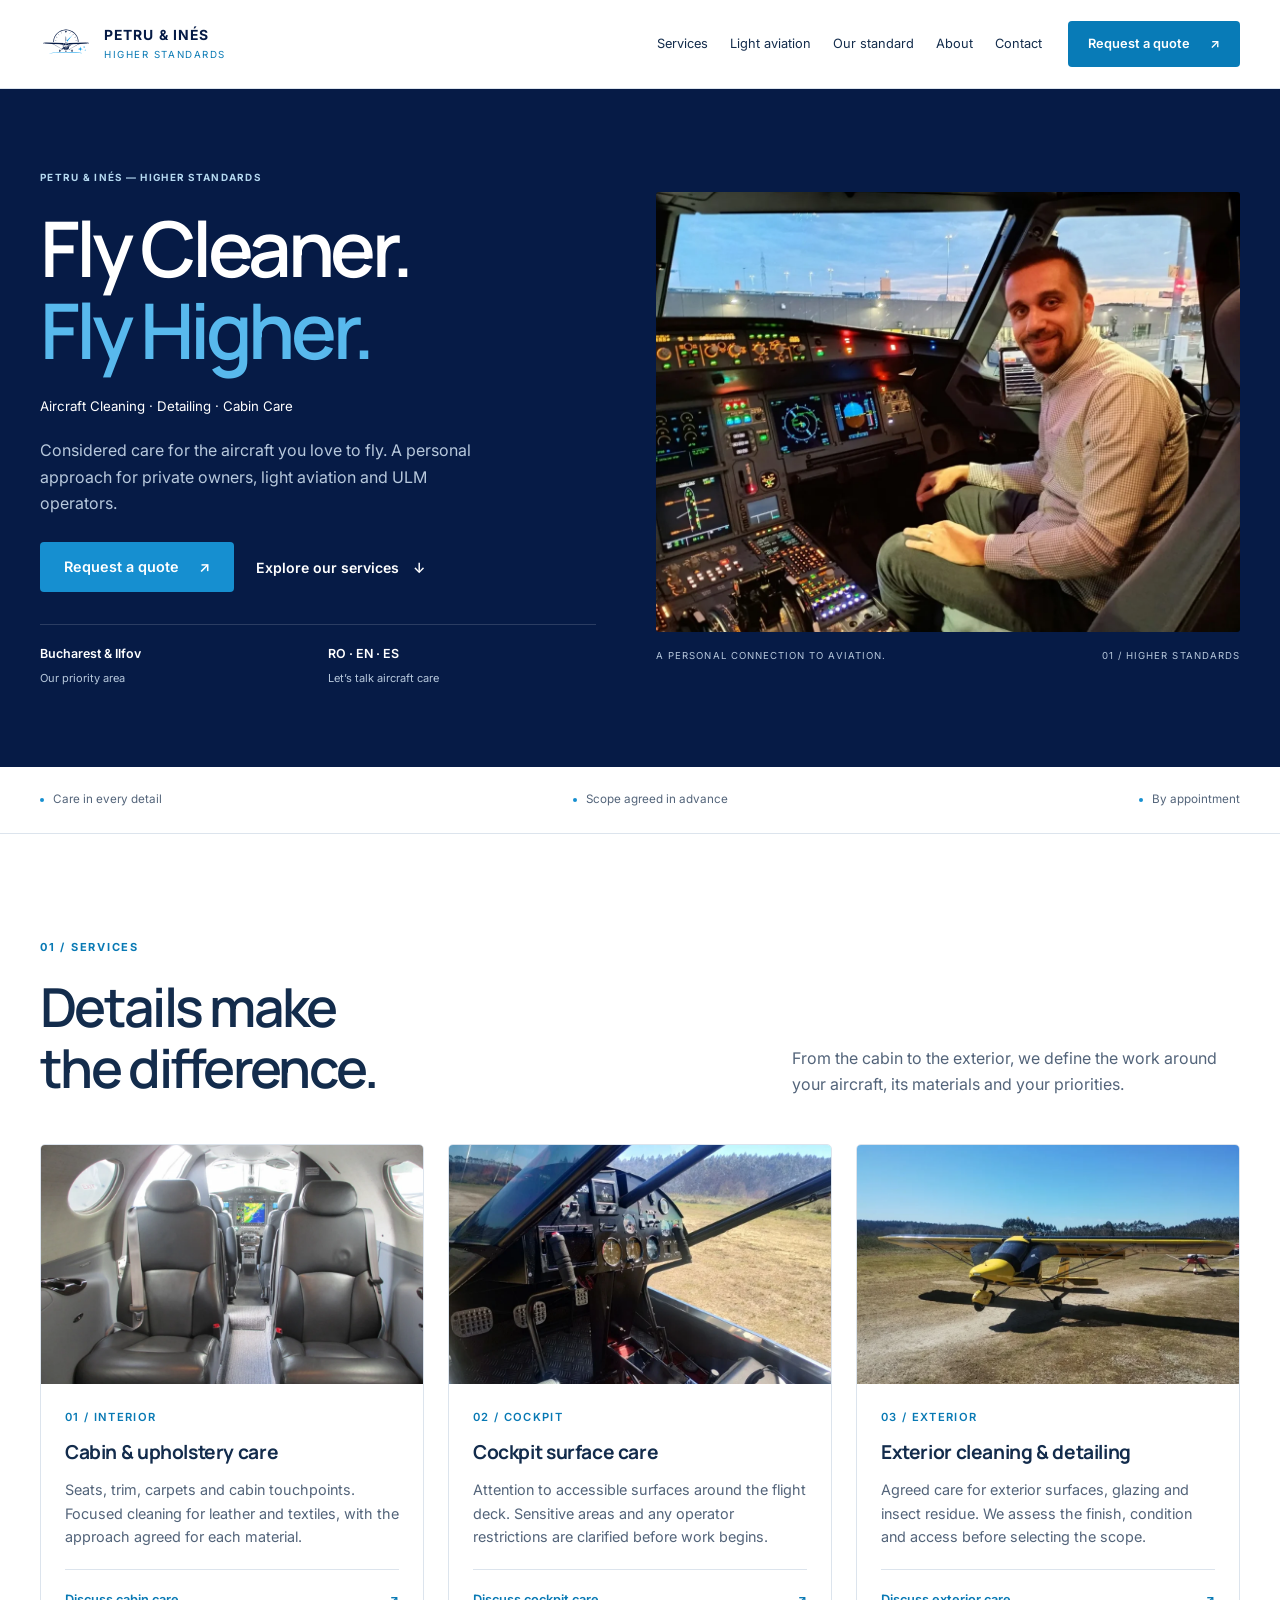
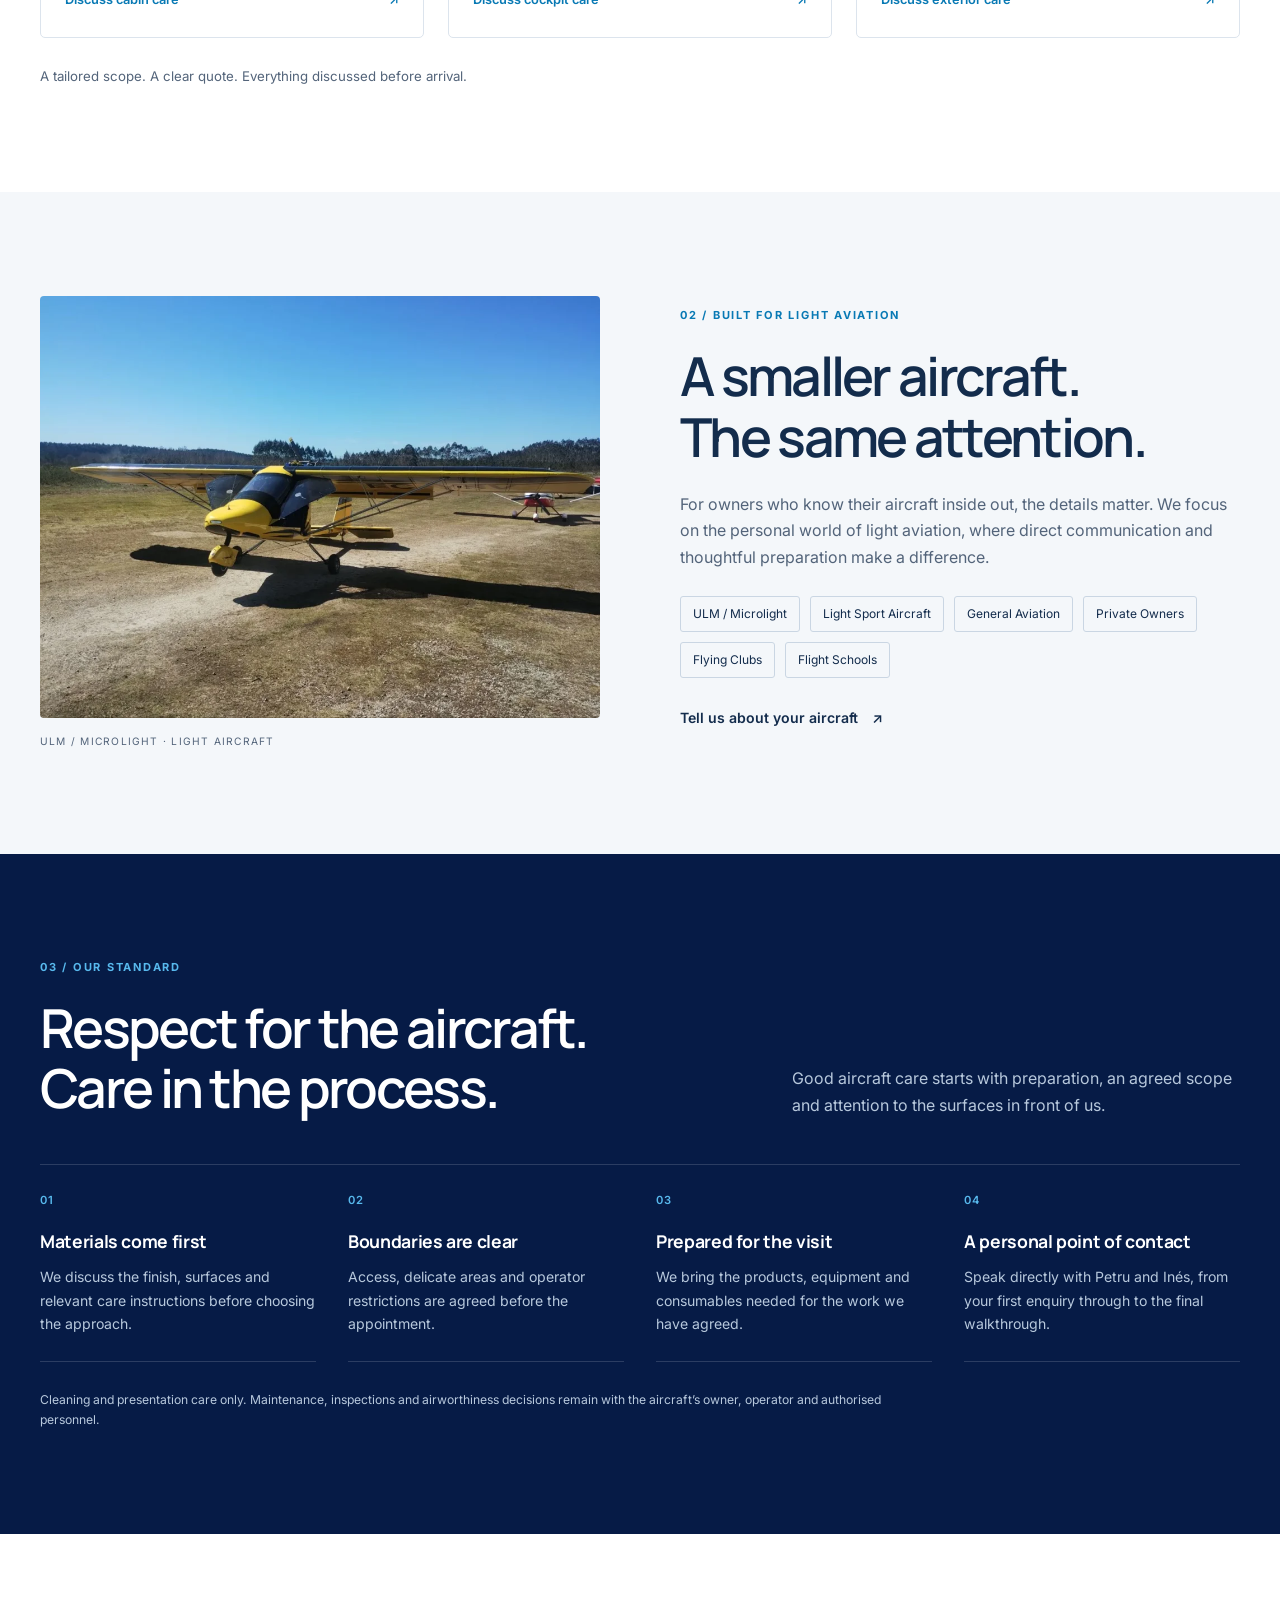
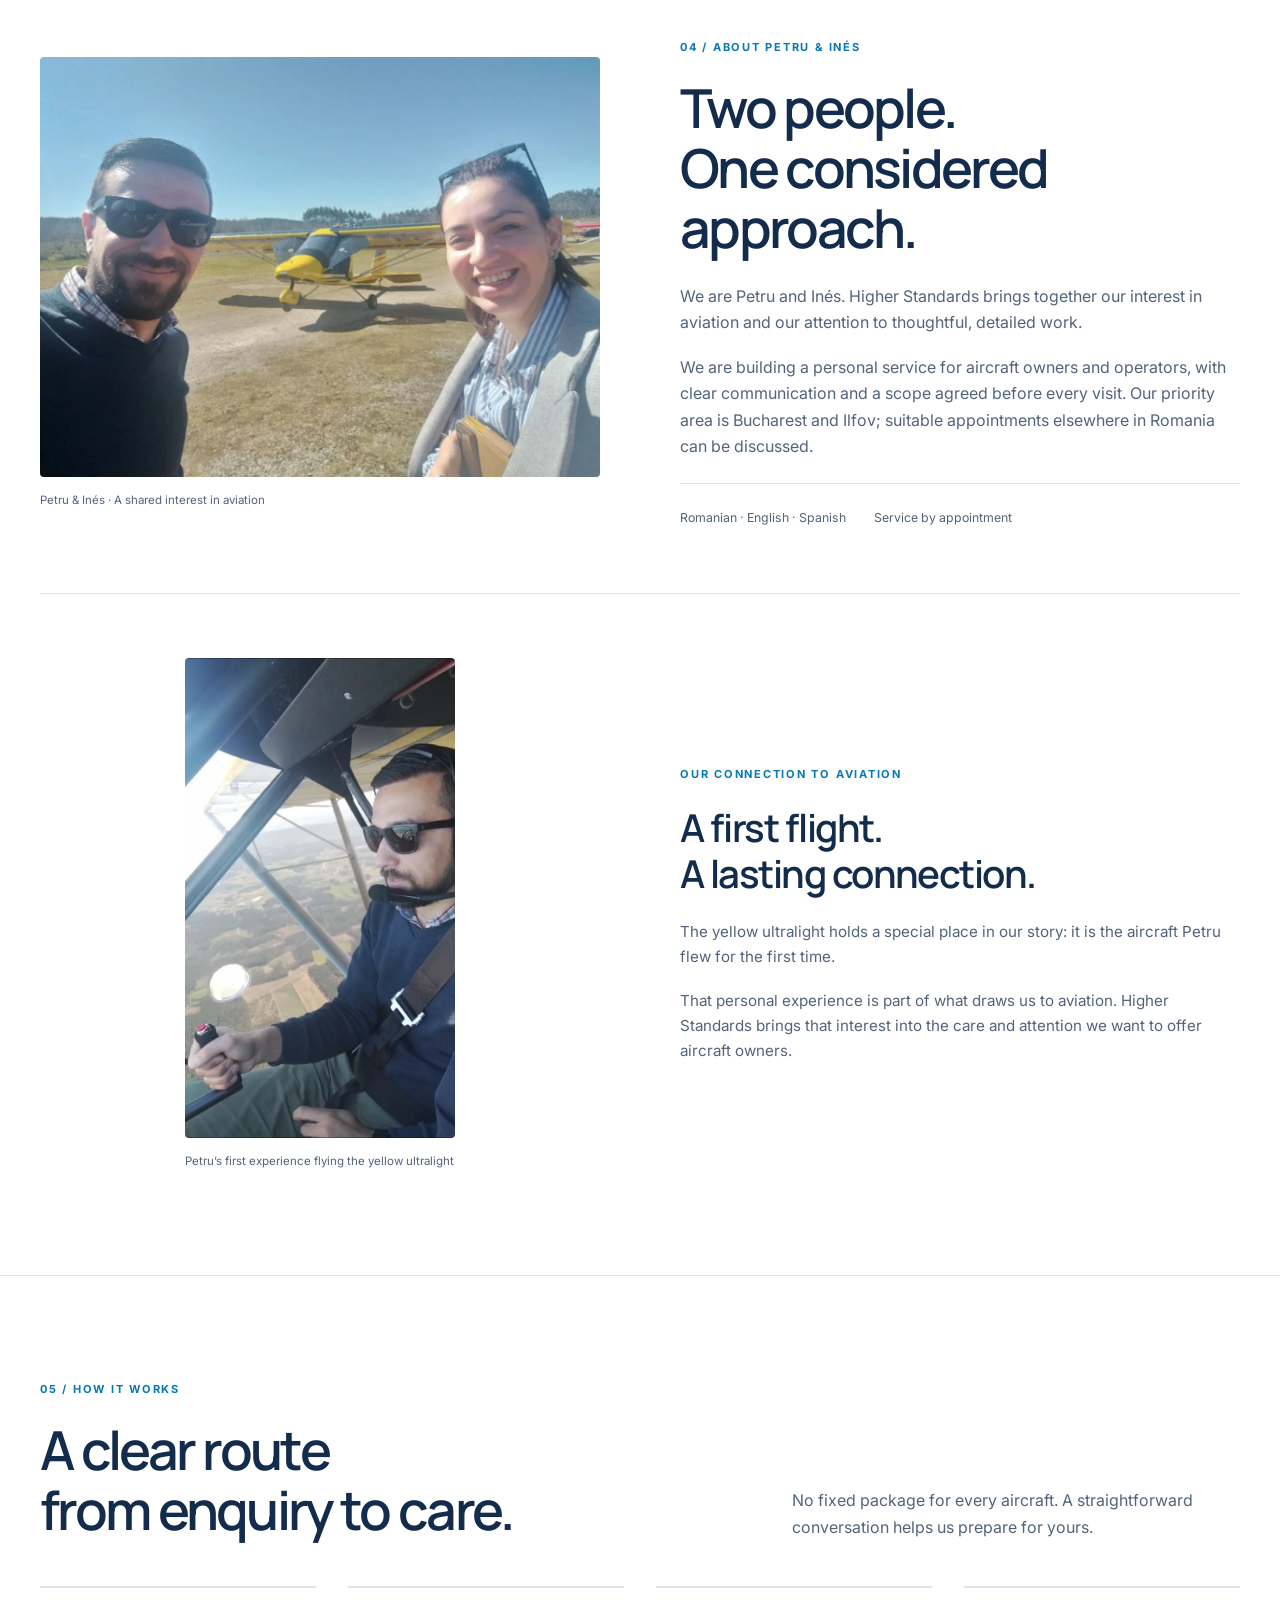
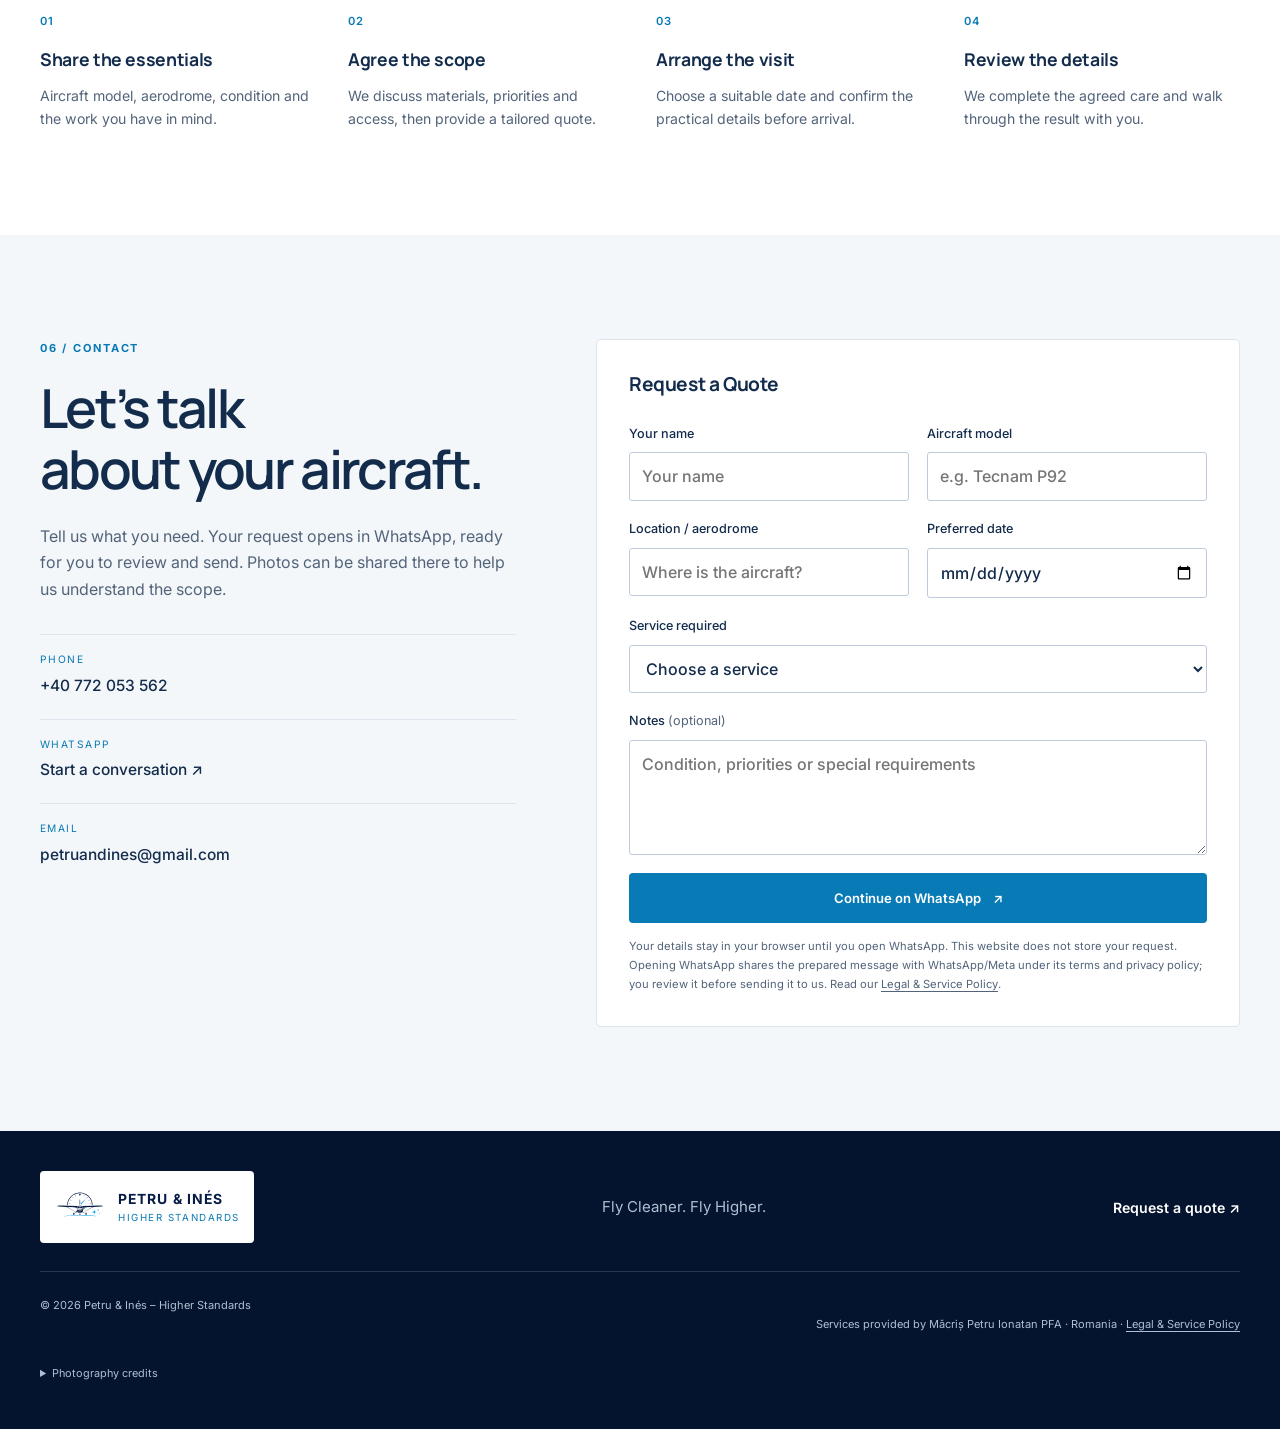
<file: index.html>
<!doctype html>
<html lang="en">
<head>
  <meta charset="utf-8">
  <meta name="viewport" content="width=device-width,initial-scale=1">
  <title>Petru & Inés – Higher Standards | Aircraft Cleaning & Detailing Romania</title>
  <meta name="description" content="Professional aircraft cleaning, detailing and cabin care for private aircraft, light aircraft and ULM operators across Romania. Petru & Inés – Higher Standards.">
  <meta name="keywords" content="aircraft cleaning Romania, aircraft detailing Bucharest, private aircraft cleaning, light aircraft detailing, ULM cleaning, aircraft cabin care">
  <meta name="theme-color" content="#061f46">
  <meta name="robots" content="index,follow">
  <meta property="og:title" content="Petru & Inés – Higher Standards">
  <meta property="og:description" content="Professional aircraft cleaning, detailing and cabin care. Fly Cleaner. Fly Higher.">
  <meta property="og:type" content="website">
  <meta property="og:url" content="https://higherstandards.petruandines.com/">
  <meta property="og:image" content="https://higherstandards.petruandines.com/assets/images/logo-social-20261006.png">
  <meta property="og:image:secure_url" content="https://higherstandards.petruandines.com/assets/images/logo-social-20261006.png">
  <meta property="og:image:type" content="image/png">
  <meta property="og:image:width" content="1200">
  <meta property="og:image:height" content="1200">
  <meta property="og:image:alt" content="Petru &amp; Inés – Higher Standards logo">
  <meta name="twitter:card" content="summary_large_image">
  <meta name="twitter:title" content="Petru &amp; Inés – Higher Standards">
  <meta name="twitter:description" content="Aircraft Cleaning · Detailing · Cabin Care. Fly Cleaner. Fly Higher.">
  <meta name="twitter:image" content="https://higherstandards.petruandines.com/assets/images/logo-social-20261006.png">
  <meta name="twitter:image:alt" content="Petru &amp; Inés – Higher Standards logo">
  <link rel="canonical" href="https://higherstandards.petruandines.com/">
  <link rel="icon" href="assets/images/logo-mini.jpg" type="image/jpeg">
  <link rel="preconnect" href="https://fonts.googleapis.com">
  <link rel="preconnect" href="https://fonts.gstatic.com" crossorigin>
  <link href="https://fonts.googleapis.com/css2?family=Inter:wght@400;500;600;700;800&family=Manrope:wght@500;600;700;800&display=swap" rel="stylesheet">
  <link rel="stylesheet" href="assets/css/style.css?v=20261006-personal">
  <script type="application/ld+json">
  {
    "@context":"https://schema.org",
    "@type":"ProfessionalService",
    "name":"Petru & Inés – Higher Standards",
    "legalName":"Măcriș Petru Ionatan PFA",
    "url":"https://higherstandards.petruandines.com/",
    "logo":"https://higherstandards.petruandines.com/assets/images/logo-full.svg",
    "description":"Professional aircraft cleaning, detailing and cabin care for private aircraft, light aircraft and ULM operators across Romania.",
    "areaServed":["Romania","Bucharest","Ilfov"],
    "availableLanguage":["Romanian","English","Spanish"],
    "telephone":"+40772053562",
    "email":"petruandines@gmail.com"
  }
  </script>
</head>
<body>
<a class="skip-link" href="#main">Skip to content</a>
<header class="site-header">
  <div class="container header-row">
    <a class="brand" href="#top" aria-label="Petru & Inés – Higher Standards home"><img src="assets/images/logo-mini.svg" alt="" width="52" height="52"><span class="brand-copy"><strong>PETRU &amp; INÉS</strong><span>HIGHER STANDARDS</span></span></a>
    <button class="menu-toggle" type="button" aria-expanded="false" aria-controls="site-nav" aria-label="Open navigation"><span></span></button>
    <div class="nav-wrap" id="site-nav"><nav aria-label="Primary navigation"><a href="#services">Services</a><a href="#aviation">Light aviation</a><a href="#standard">Our standard</a><a href="#about">About</a><a href="#contact">Contact</a></nav><a class="btn btn-primary" href="#quote">Request a quote <span aria-hidden="true">↗</span></a></div>
  </div>
</header>
<main id="main">
<section class="hero" id="top">
  <div class="container hero-grid">
    <div class="hero-copy"><p class="eyebrow">PETRU &amp; INÉS — HIGHER STANDARDS</p><h1>Fly Cleaner.<br><span>Fly Higher.</span></h1><p class="hero-service">Aircraft Cleaning · Detailing · Cabin Care</p><p class="hero-lead">Considered care for the aircraft you love to fly. A personal approach for private owners, light aviation and ULM operators.</p><div class="hero-actions"><a class="btn btn-primary" href="#quote">Request a quote <span aria-hidden="true">↗</span></a><a class="text-link" href="#services">Explore our services <span aria-hidden="true">↓</span></a></div><div class="hero-meta"><div><strong>Bucharest &amp; Ilfov</strong><span>Our priority area</span></div><div><strong>RO · EN · ES</strong><span>Let’s talk aircraft care</span></div></div></div>
    <figure class="hero-photo personal-hero"><img src="assets/images/petru-aircraft-cockpit.webp" alt="Petru seated in the cockpit of a large aircraft" width="1536" height="1157" fetchpriority="high"><figcaption><span>A PERSONAL CONNECTION TO AVIATION.</span><span>01 / HIGHER STANDARDS</span></figcaption></figure>
  </div>
</section>
<div class="principles"><div class="container principles-row"><span>Care in every detail</span><span>Scope agreed in advance</span><span>By appointment</span></div></div>
<section class="section" id="services"><div class="container">
  <div class="section-head"><div><p class="eyebrow">01 / Services</p><h2>Details make<br>the difference.</h2></div><p>From the cabin to the exterior, we define the work around your aircraft, its materials and your priorities.</p></div>
  <div class="service-grid">
    <article class="service-card"><img src="assets/images/cabin.webp" alt="Leather seats and interior of a Cessna Citation Mustang cabin" width="1000" height="666" loading="lazy"><div class="service-body"><span class="number">01 / INTERIOR</span><h3>Cabin &amp; upholstery care</h3><p>Seats, trim, carpets and cabin touchpoints. Focused cleaning for leather and textiles, with the approach agreed for each material.</p><a class="text-link" href="#quote" data-service="Cabin & upholstery care">Discuss cabin care <span aria-hidden="true">↗</span></a></div></article>
    <article class="service-card"><img src="assets/images/ulm-cockpit.webp" alt="Instrument panel, controls and interior of the yellow ultralight aircraft" width="1536" height="1157" loading="lazy"><div class="service-body"><span class="number">02 / COCKPIT</span><h3>Cockpit surface care</h3><p>Attention to accessible surfaces around the flight deck. Sensitive areas and any operator restrictions are clarified before work begins.</p><a class="text-link" href="#quote" data-service="Cockpit surface care">Discuss cockpit care <span aria-hidden="true">↗</span></a></div></article>
    <article class="service-card"><img src="assets/images/yellow-ultralight.webp" alt="Yellow ultralight aircraft parked on a grass airfield" width="1536" height="1157" loading="lazy"><div class="service-body"><span class="number">03 / EXTERIOR</span><h3>Exterior cleaning &amp; detailing</h3><p>Agreed care for exterior surfaces, glazing and insect residue. We assess the finish, condition and access before selecting the scope.</p><a class="text-link" href="#quote" data-service="Exterior cleaning & detailing">Discuss exterior care <span aria-hidden="true">↗</span></a></div></article>
  </div><p class="service-note">A tailored scope. A clear quote. Everything discussed before arrival.</p>
</div></section>
<section class="section aviation-section" id="aviation"><div class="container split-grid">
  <figure class="aviation-photo"><img src="assets/images/yellow-ultralight.webp" alt="The yellow ultralight aircraft Petru flew for the first time" width="1536" height="1157" loading="lazy"><figcaption>ULM / MICROLIGHT · LIGHT AIRCRAFT</figcaption></figure>
  <div class="section-copy"><p class="eyebrow">02 / Built for Light Aviation</p><h2>A smaller aircraft.<br>The same attention.</h2><p>For owners who know their aircraft inside out, the details matter. We focus on the personal world of light aviation, where direct communication and thoughtful preparation make a difference.</p><ul class="aviation-types"><li>ULM / Microlight</li><li>Light Sport Aircraft</li><li>General Aviation</li><li>Private Owners</li><li>Flying Clubs</li><li>Flight Schools</li></ul><a class="text-link" href="#quote">Tell us about your aircraft <span aria-hidden="true">↗</span></a></div>
</div></section>
<section class="section standard-section" id="standard"><div class="container"><div class="section-head"><div><p class="eyebrow">03 / Our Standard</p><h2>Respect for the aircraft.<br>Care in the process.</h2></div><p>Good aircraft care starts with preparation, an agreed scope and attention to the surfaces in front of us.</p></div>
<div class="standard-grid"><article><span class="number">01</span><h3>Materials come first</h3><p>We discuss the finish, surfaces and relevant care instructions before choosing the approach.</p></article><article><span class="number">02</span><h3>Boundaries are clear</h3><p>Access, delicate areas and operator restrictions are agreed before the appointment.</p></article><article><span class="number">03</span><h3>Prepared for the visit</h3><p>We bring the products, equipment and consumables needed for the work we have agreed.</p></article><article><span class="number">04</span><h3>A personal point of contact</h3><p>Speak directly with Petru and Inés, from your first enquiry through to the final walkthrough.</p></article></div>
<p class="standard-note">Cleaning and presentation care only. Maintenance, inspections and airworthiness decisions remain with the aircraft’s owner, operator and authorised personnel.</p>
</div></section>
<section class="section about-section" id="about"><div class="container split-grid"><figure class="founders-photo"><img src="assets/images/petru-ines-airfield.webp" alt="Petru and Inés together at an airfield with the yellow ultralight aircraft behind them" width="1536" height="1152" loading="lazy"><figcaption>Petru &amp; Inés · A shared interest in aviation</figcaption></figure><div class="section-copy"><p class="eyebrow">04 / About Petru &amp; Inés</p><h2>Two people.<br>One considered approach.</h2><p class="lead">We are Petru and Inés. Higher Standards brings together our interest in aviation and our attention to thoughtful, detailed work.</p><p>We are building a personal service for aircraft owners and operators, with clear communication and a scope agreed before every visit. Our priority area is Bucharest and Ilfov; suitable appointments elsewhere in Romania can be discussed.</p><div class="about-details"><span>Romanian · English · Spanish</span><span>Service by appointment</span></div></div></div>
<div class="container first-flight"><figure class="first-flight-photo"><img src="assets/images/petru-first-flight.webp" alt="Petru wearing a headset and holding the control stick during his first flight in the yellow ultralight" width="691" height="1230" loading="lazy"><figcaption>Petru’s first experience flying the yellow ultralight</figcaption></figure><div class="first-flight-copy"><p class="eyebrow">Our connection to aviation</p><h3>A first flight.<br>A lasting connection.</h3><p>The yellow ultralight holds a special place in our story: it is the aircraft Petru flew for the first time.</p><p>That personal experience is part of what draws us to aviation. Higher Standards brings that interest into the care and attention we want to offer aircraft owners.</p></div></div></section>
<section class="section process-section" id="process"><div class="container"><div class="section-head"><div><p class="eyebrow">05 / How it works</p><h2>A clear route<br>from enquiry to care.</h2></div><p>No fixed package for every aircraft. A straightforward conversation helps us prepare for yours.</p></div><ol class="process-grid"><li><span class="number">01</span><h3>Share the essentials</h3><p>Aircraft model, aerodrome, condition and the work you have in mind.</p></li><li><span class="number">02</span><h3>Agree the scope</h3><p>We discuss materials, priorities and access, then provide a tailored quote.</p></li><li><span class="number">03</span><h3>Arrange the visit</h3><p>Choose a suitable date and confirm the practical details before arrival.</p></li><li><span class="number">04</span><h3>Review the details</h3><p>We complete the agreed care and walk through the result with you.</p></li></ol></div></section>
<section class="section quote-section" id="contact"><div class="container quote-grid" id="quote"><div class="section-copy"><p class="eyebrow">06 / Contact</p><h2>Let’s talk<br>about your aircraft.</h2><p>Tell us what you need. Your request opens in WhatsApp, ready for you to review and send. Photos can be shared there to help us understand the scope.</p><div class="quote-contact"><a href="tel:+40772053562"><span>PHONE</span><strong>+40 772 053 562</strong></a><a href="https://wa.me/40772053562" target="_blank" rel="noopener noreferrer"><span>WHATSAPP</span><strong>Start a conversation ↗</strong></a><a href="mailto:petruandines@gmail.com"><span>EMAIL</span><strong>petruandines@gmail.com</strong></a></div></div>
<form class="quote-form" id="quote-form"><h3>Request a Quote</h3><div class="field-row"><label for="q-name">Your name<input id="q-name" name="name" type="text" autocomplete="name" maxlength="120" placeholder="Your name" required></label><label for="q-aircraft">Aircraft model<input id="q-aircraft" name="aircraft" type="text" maxlength="120" placeholder="e.g. Tecnam P92" required></label></div><div class="field-row"><label for="q-location">Location / aerodrome<input id="q-location" name="location" type="text" maxlength="160" placeholder="Where is the aircraft?" required></label><label for="q-date">Preferred date<input id="q-date" name="date" type="date"></label></div><label for="q-service">Service required<select id="q-service" name="service" required><option value="">Choose a service</option><option>Cabin &amp; upholstery care</option><option>Cockpit surface care</option><option>Exterior cleaning &amp; detailing</option><option>Multiple services</option><option>Other / let’s discuss</option></select></label><label for="q-notes">Notes <span class="optional">(optional)</span><textarea id="q-notes" name="notes" maxlength="1800" rows="4" placeholder="Condition, priorities or special requirements"></textarea></label><button class="btn btn-primary form-submit" type="submit">Continue on WhatsApp <span aria-hidden="true">↗</span></button><p class="form-note">Your details stay in your browser until you open WhatsApp. This website does not store your request. Opening WhatsApp shares the prepared message with WhatsApp/Meta under its terms and privacy policy; you review it before sending it to us. Read our <a href="/legal/">Legal &amp; Service Policy</a>.</p><p class="form-status" id="form-status" role="status"></p><noscript><p>Please contact us directly on <a href="https://wa.me/40772053562">WhatsApp</a> to request a quote.</p></noscript></form>
</div></section>
</main>
<footer class="footer"><div class="container"><div class="footer-top"><a class="brand" href="#top"><img src="assets/images/logo-mini.svg" alt="" width="52" height="52" loading="lazy"><span class="brand-copy"><strong>PETRU &amp; INÉS</strong><span>HIGHER STANDARDS</span></span></a><p>Fly Cleaner. Fly Higher.</p><a class="text-link" href="#quote">Request a quote ↗</a></div><div class="footer-bottom"><p>© <span id="year">2026</span> Petru &amp; Inés – Higher Standards</p><p>Services provided by Măcriș Petru Ionatan PFA · Romania · <a href="/legal/">Legal &amp; Service Policy</a></p></div>
<details class="photo-credits"><summary>Photography credits</summary><p>Personal aviation photographs supplied by Petru &amp; Inés show our experiences and interest in aviation. They are not presented as completed cleaning work. The cabin service image is representative photography. Images are optimised for the website.</p><ul><li>Cabin: <a href="https://commons.wikimedia.org/wiki/File:Cessna_Citation_Mustang_interior_cabin_and_cockpit.jpg">JetRequest.com</a> · <a href="https://creativecommons.org/licenses/by-sa/3.0/">CC BY-SA 3.0</a></li></ul><p>Adapted image files remain available under their respective licences.</p></details></div></footer>
<div class="mobile-cta" aria-label="Quick contact"><a href="#quote">Request a quote ↗</a><a href="https://wa.me/40772053562" target="_blank" rel="noopener noreferrer">WhatsApp</a></div>
<script src="assets/js/script.js?v=20261006-legal-review" defer></script>
</body>
</html>
</file>
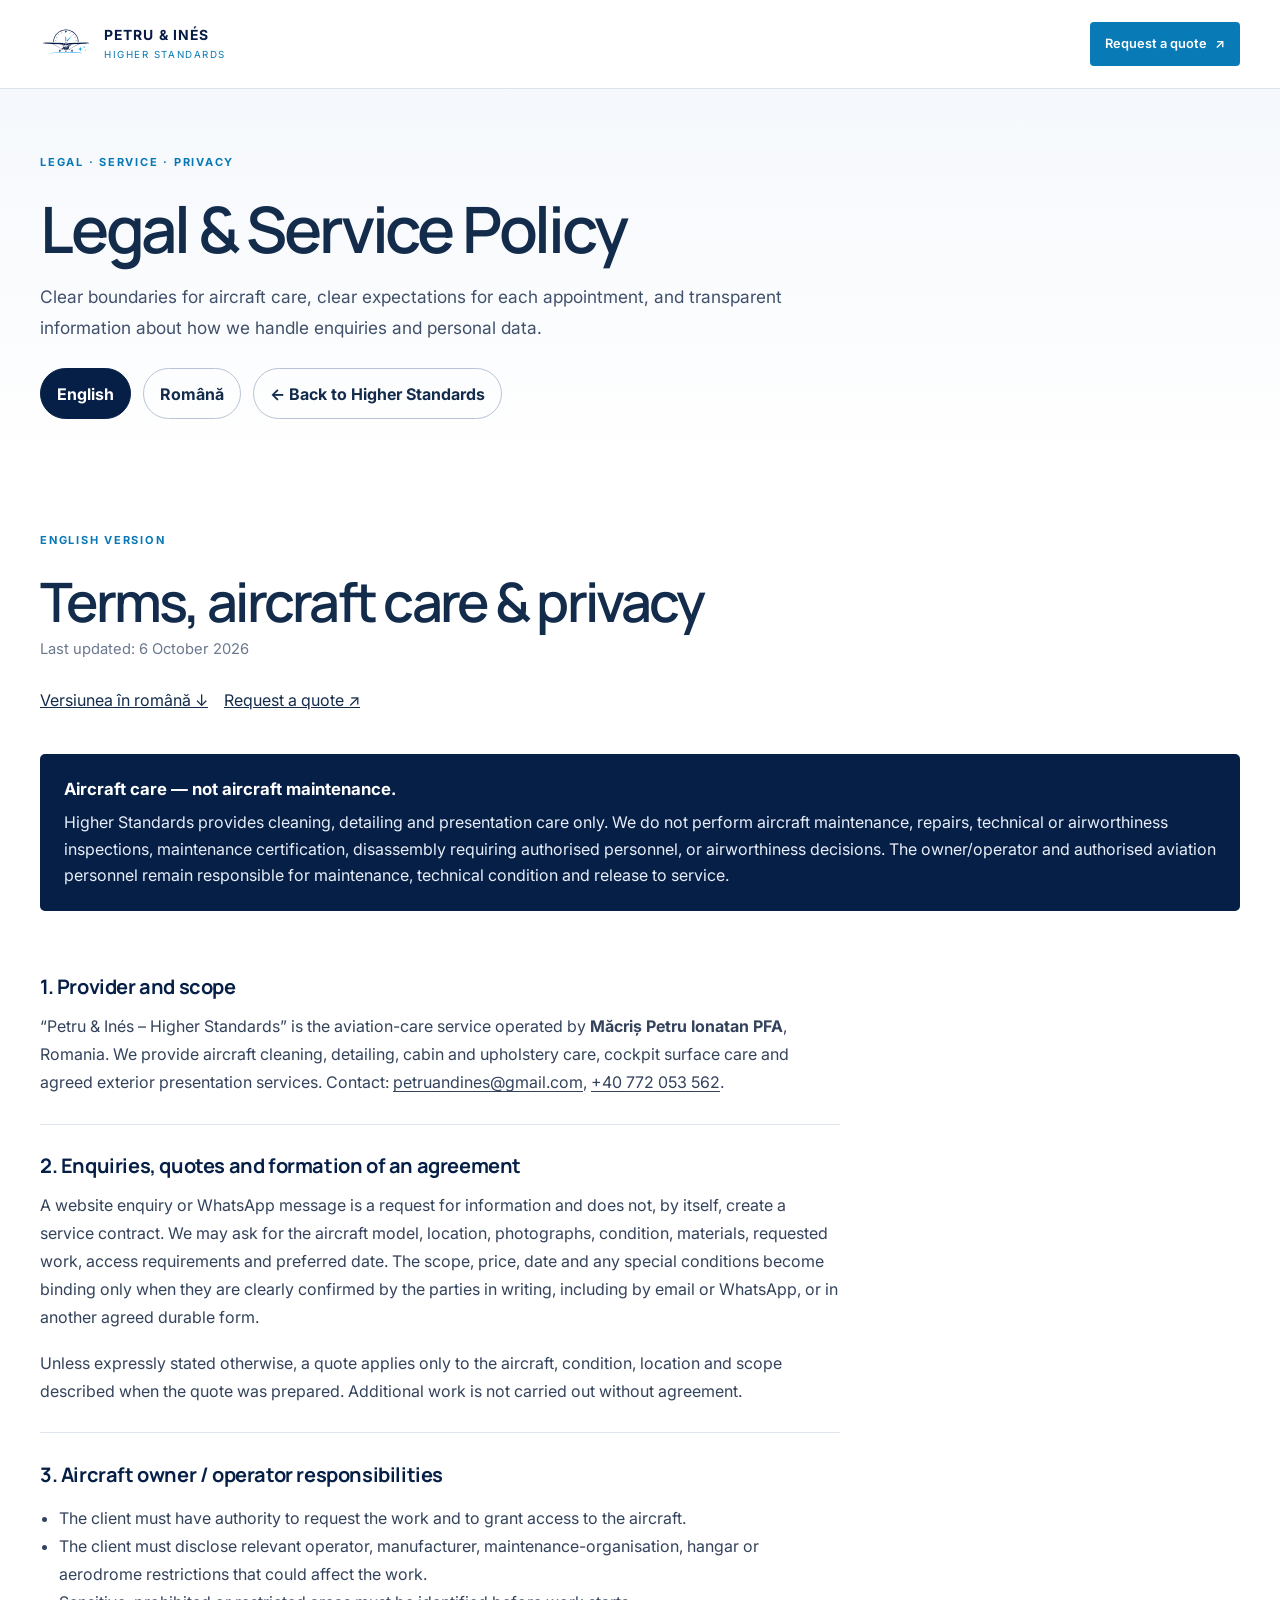
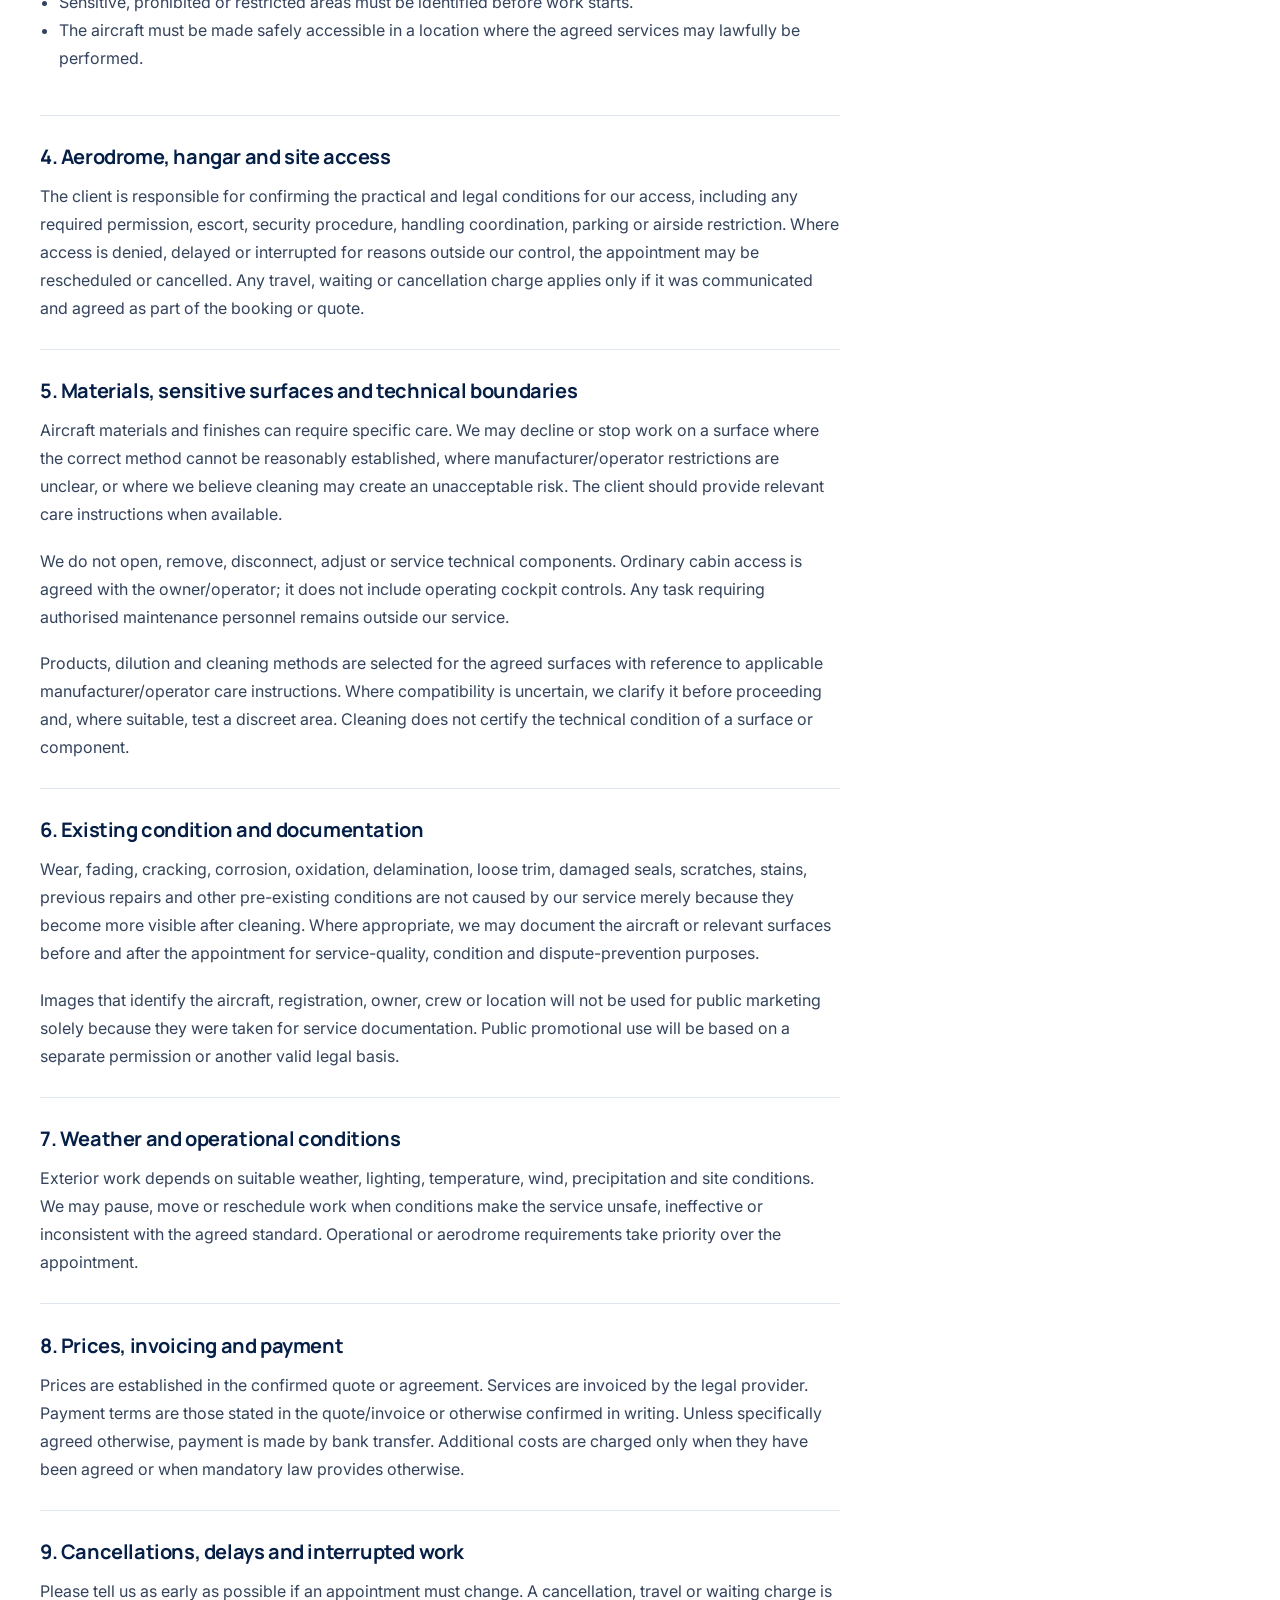
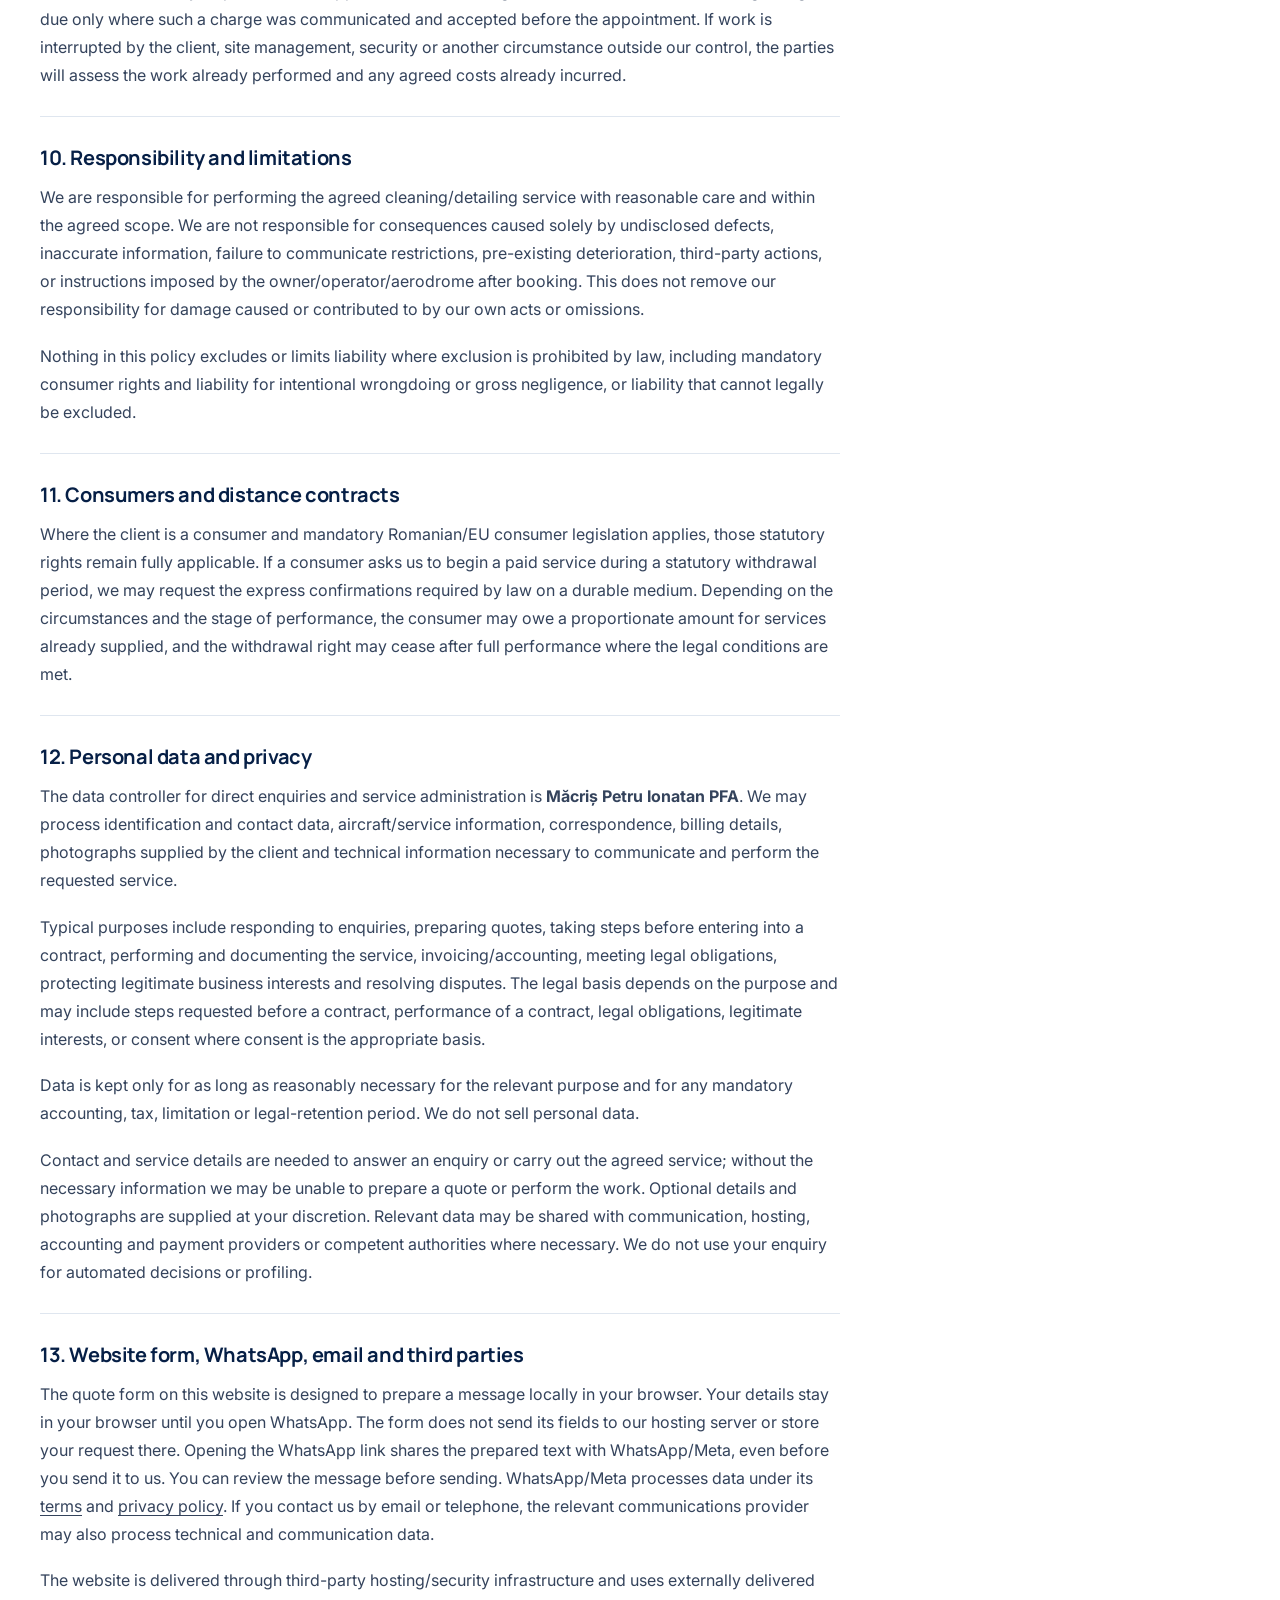
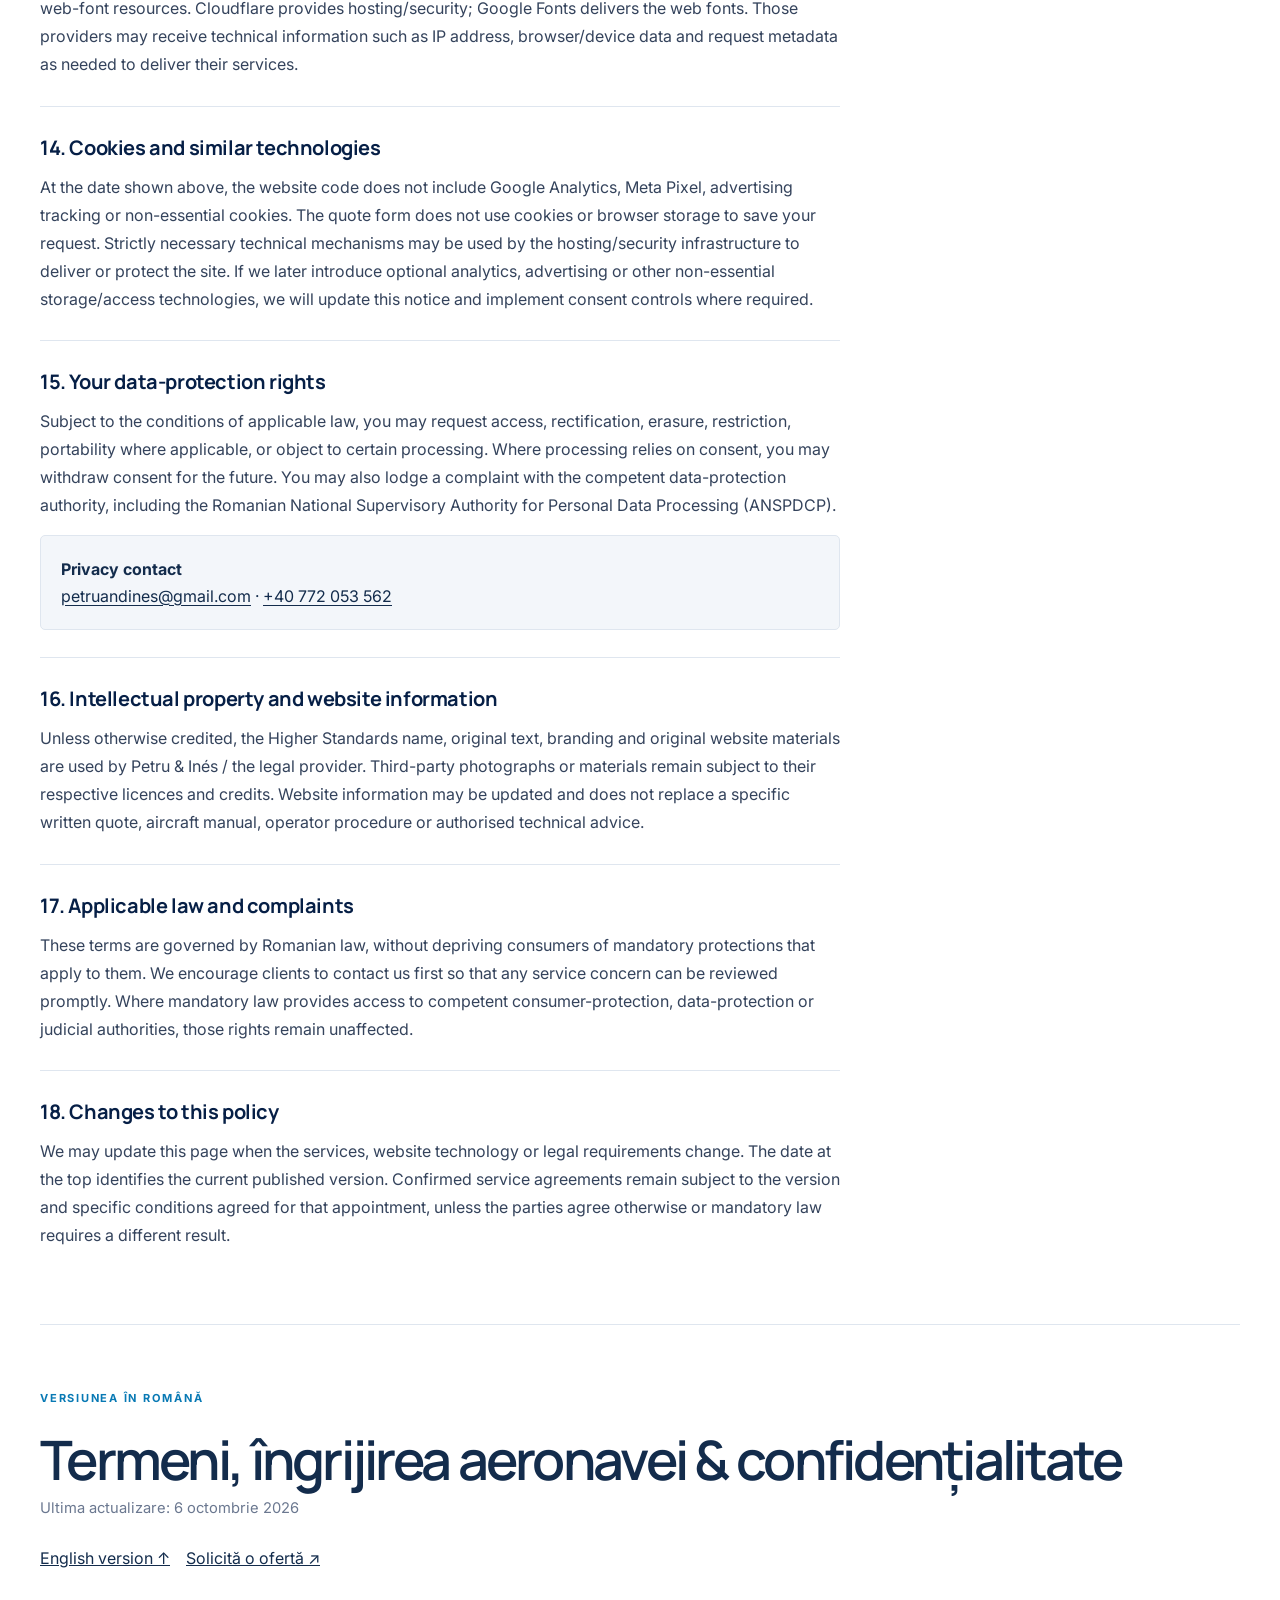
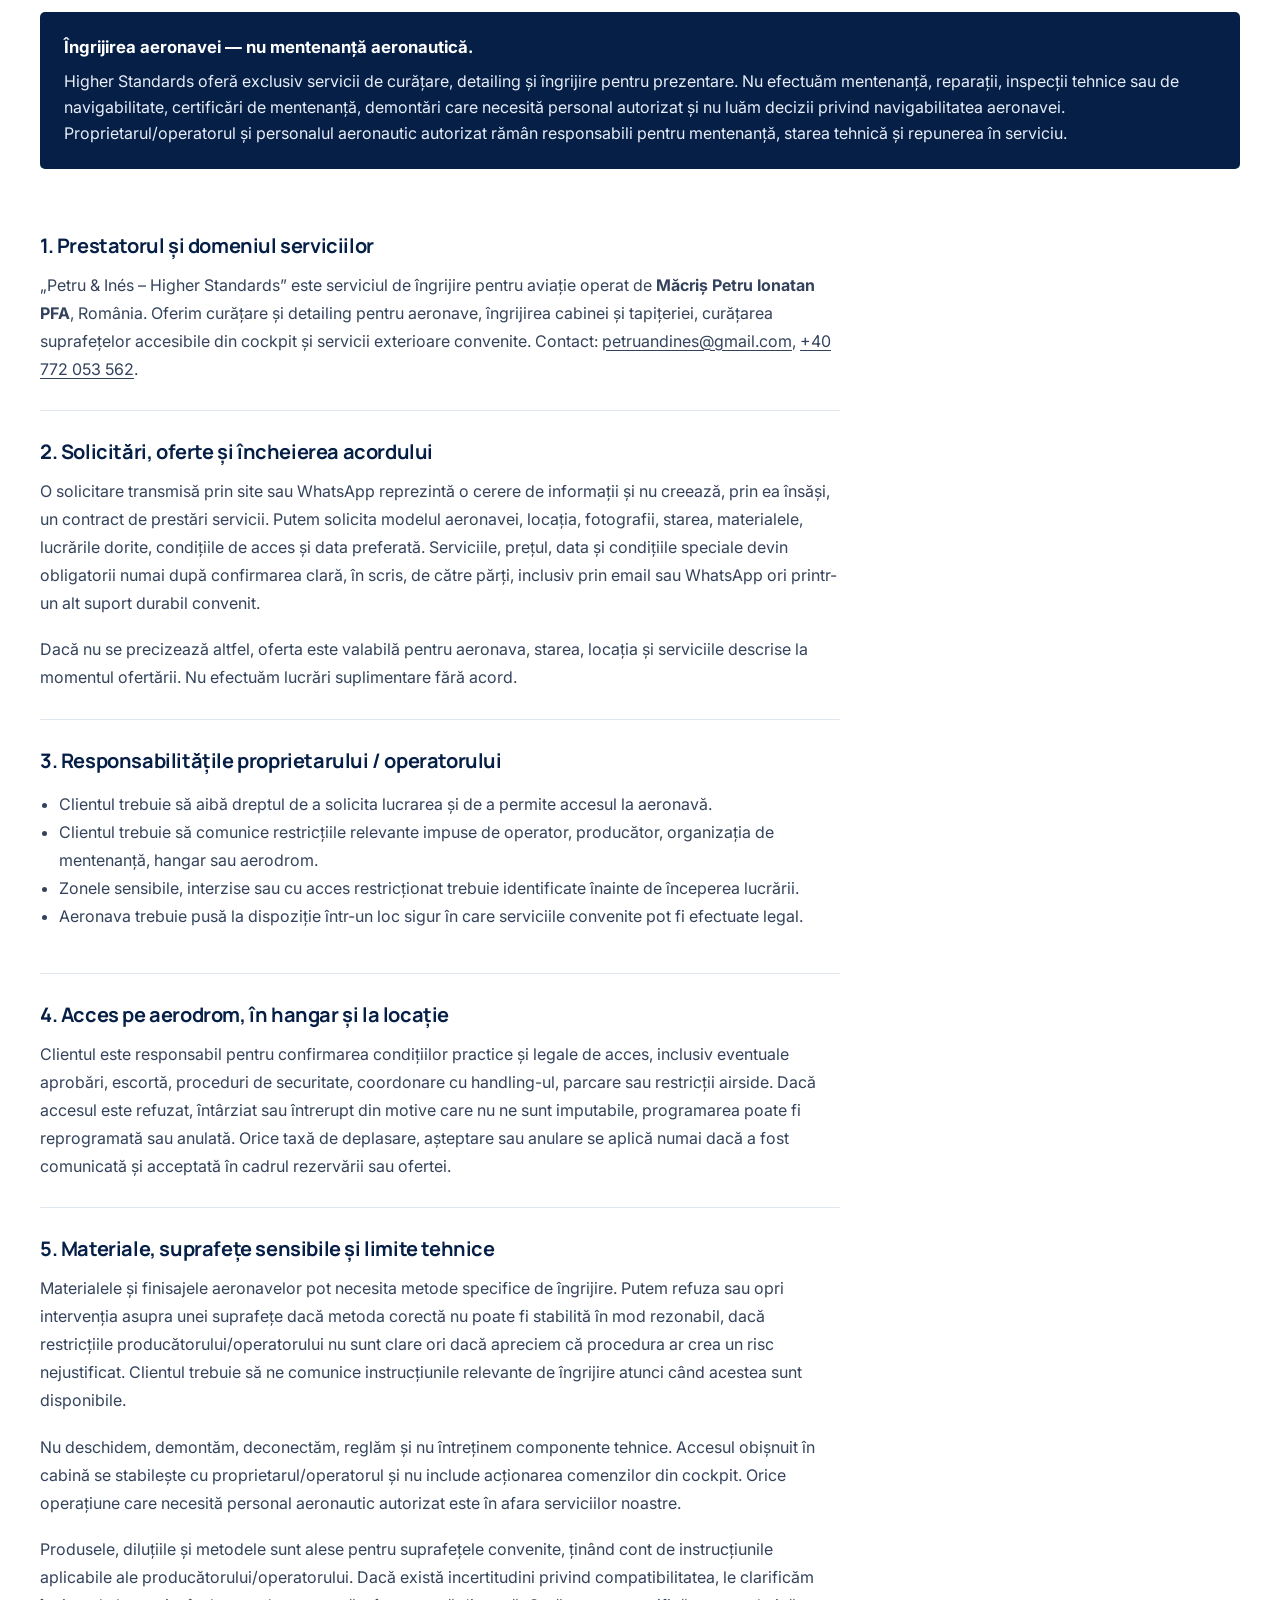
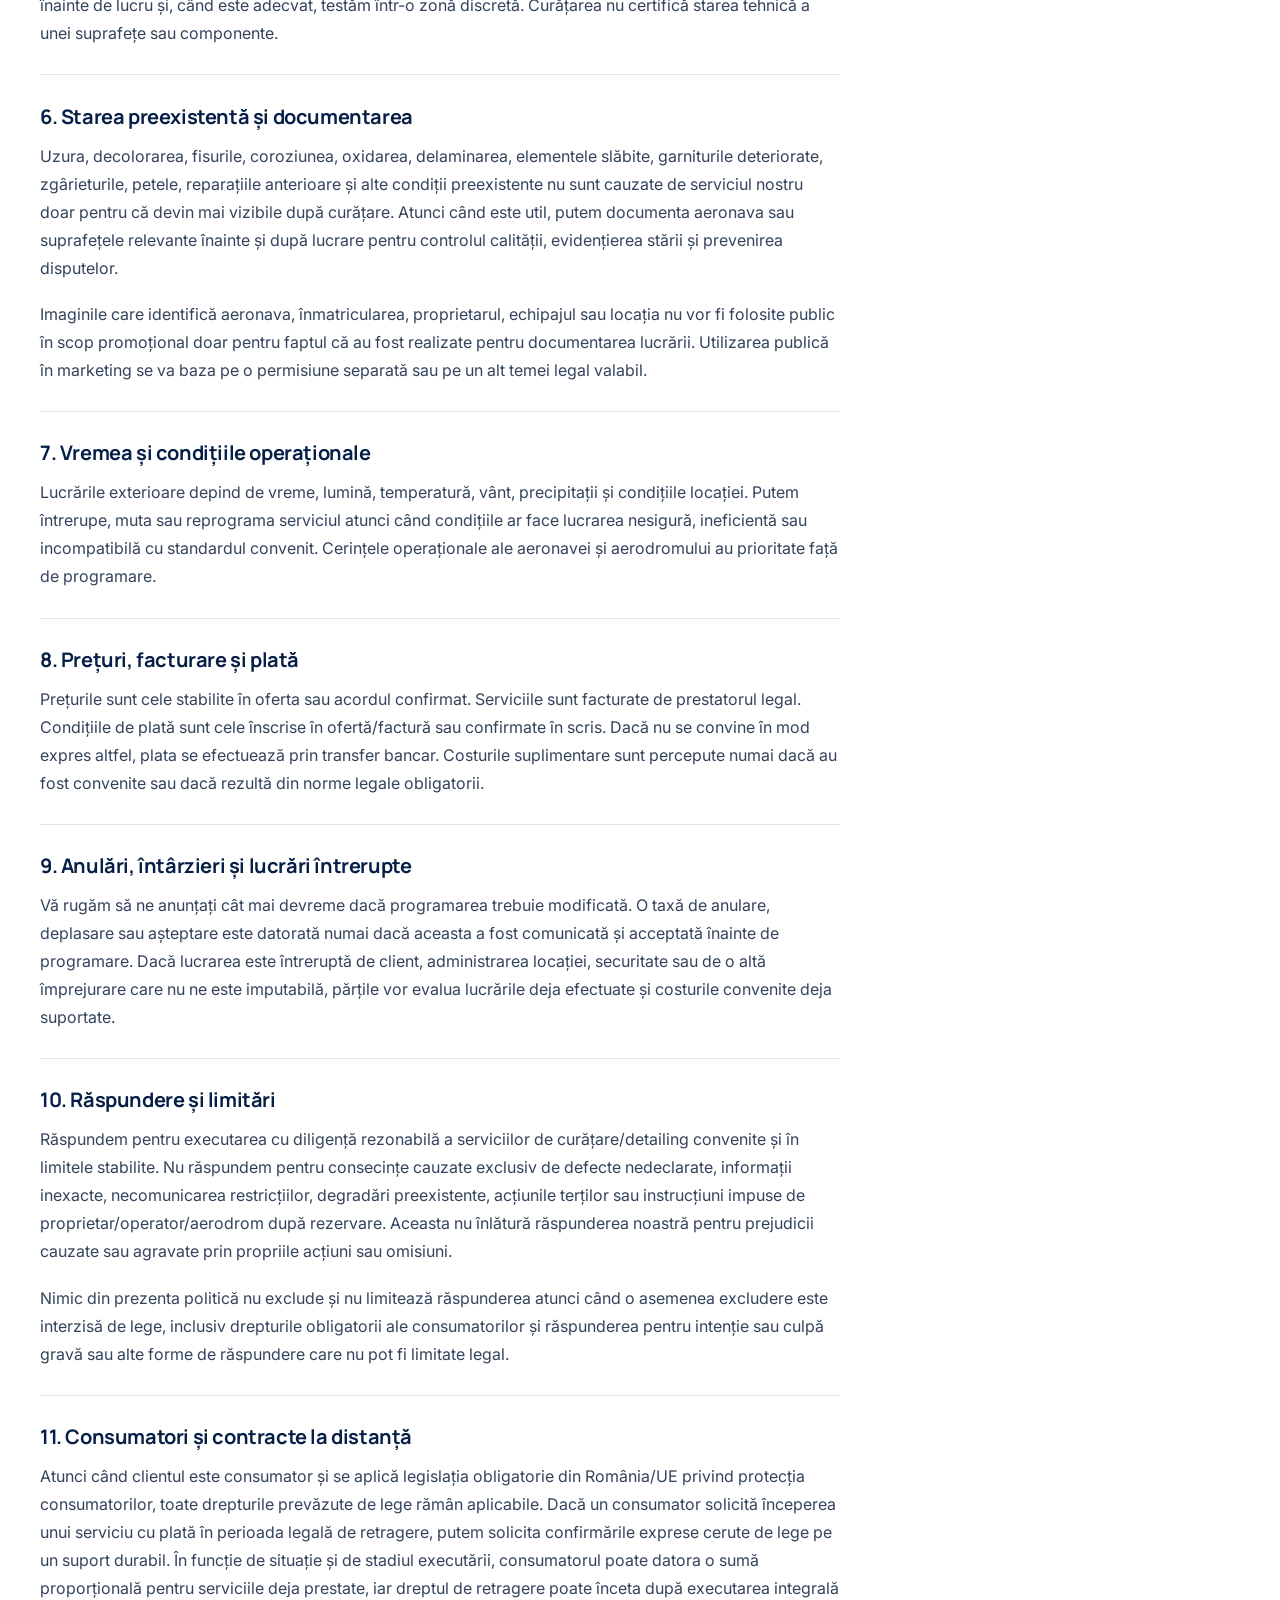
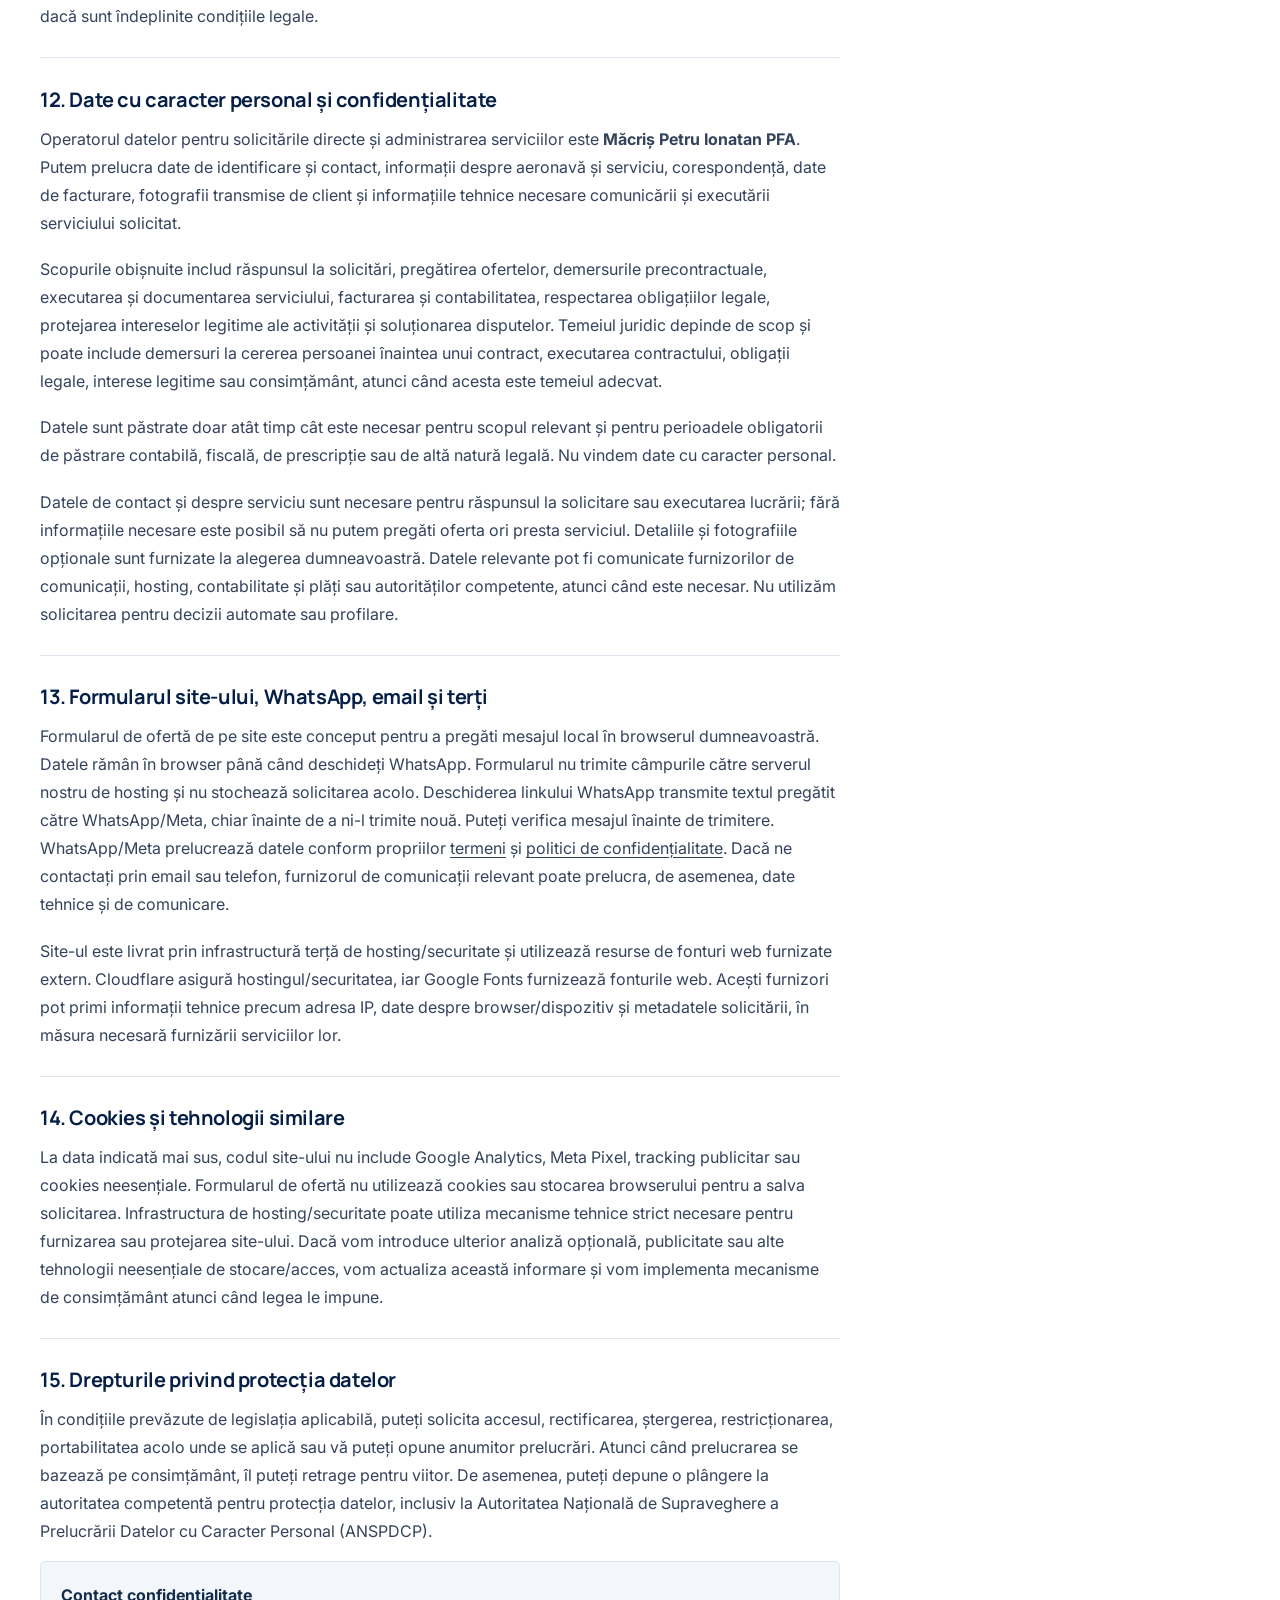
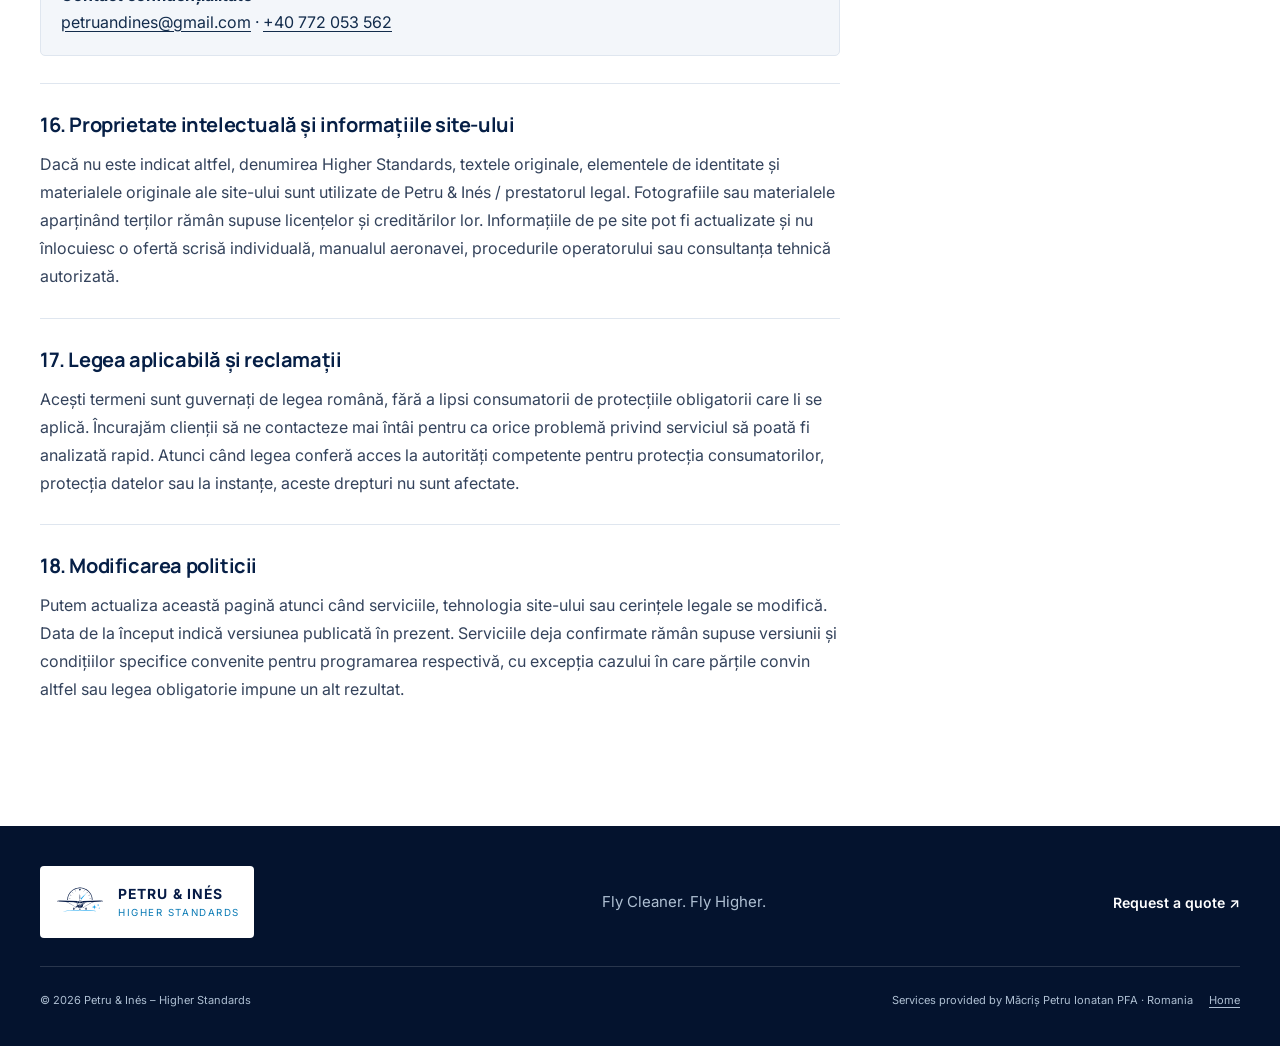
<file: legal/index.html>
<!doctype html>
<html lang="en">
<head>
  <meta charset="utf-8">
  <meta name="viewport" content="width=device-width,initial-scale=1">
  <title>Legal & Service Policy | Petru & Inés – Higher Standards</title>
  <meta name="description" content="Terms of service, aircraft care policy and privacy information for Petru & Inés – Higher Standards, operated by Măcriș Petru Ionatan PFA.">
  <meta name="theme-color" content="#061f46">
  <meta name="robots" content="index,follow">
  <link rel="canonical" href="https://higherstandards.petruandines.com/legal/">
  <link rel="icon" href="../assets/images/logo-mini.jpg" type="image/jpeg">
  <link rel="preconnect" href="https://fonts.googleapis.com">
  <link rel="preconnect" href="https://fonts.gstatic.com" crossorigin>
  <link href="https://fonts.googleapis.com/css2?family=Inter:wght@400;500;600;700;800&family=Manrope:wght@500;600;700;800&display=swap" rel="stylesheet">
  <link rel="stylesheet" href="../assets/css/style.css?v=20261006-legal">
  <style>
    .legal-hero{padding:4rem 0 3rem;background:linear-gradient(180deg,#f5f8fc 0%,#fff 100%)}
    .legal-hero h1{max-width:850px;margin:.6rem 0 1rem}.legal-intro{max-width:820px;font-size:1.08rem;line-height:1.8;color:#40506a}
    .legal-actions{display:flex;gap:.75rem;flex-wrap:wrap;margin-top:1.6rem}.legal-actions a{display:inline-flex;align-items:center;justify-content:center;padding:.7rem 1rem;border:1px solid #b8c4d5;border-radius:999px;text-decoration:none;font-weight:700}
    .legal-actions a:first-child{background:#061f46;color:#fff;border-color:#061f46}.legal-wrap{display:grid;grid-template-columns:minmax(0,1fr);gap:3rem;padding:4rem 0 6rem}
    .legal-language{scroll-margin-top:100px}.legal-language+.legal-language{border-top:1px solid #dfe6ef;padding-top:4rem}
    .legal-head{margin-bottom:2rem}.legal-head h2{font-size:clamp(2rem,5vw,3.4rem);margin:.35rem 0}.legal-meta{color:#6b7890;font-size:.92rem}
    .legal-card{border-top:1px solid #dfe6ef;padding:1.7rem 0}.legal-card:first-of-type{border-top:0}.legal-card h3{font-size:1.25rem;margin:0 0 .75rem;color:#061f46}.legal-card p,.legal-card li{line-height:1.75;color:#34435c}.legal-card ul{padding-left:1.2rem}.legal-notice{background:#061f46;color:#fff;border-radius:20px;padding:1.4rem 1.5rem;margin:1.5rem 0 2.2rem}.legal-notice strong{display:block;font-size:1.05rem;margin-bottom:.35rem}.legal-notice p{margin:0;color:#e7eef9;line-height:1.65}
    .legal-contact{background:#f3f6fa;border:1px solid #dfe6ef;border-radius:18px;padding:1.25rem;margin-top:1rem}.legal-contact a{word-break:break-word}
    .legal-footer-links{display:flex;gap:1rem;flex-wrap:wrap;align-items:center}.legal-footer-links a{color:inherit}
    .legal-hero h1{font-size:clamp(2.3rem,5vw,4rem)}
    .legal-card{max-width:80ch}.legal-card a,.legal-contact a{text-decoration:underline;text-underline-offset:3px}
    .legal-actions a{min-height:44px}.legal-language-nav{display:flex;flex-wrap:wrap;gap:1rem;margin-top:1rem}.legal-language-nav a{display:inline-flex;align-items:center;min-height:44px;text-decoration:underline}
    .legal-header .header-row{flex-wrap:wrap;padding-block:12px}.legal-header .btn{font-size:.8rem;padding:10px 14px;gap:8px;min-height:44px}
    .legal-notice{border-radius:5px}.legal-contact{border-radius:5px}
    @media(prefers-reduced-motion:reduce){html{scroll-behavior:auto}}
    @media(max-width:720px){.legal-hero{padding:3rem 0 2rem}.legal-wrap{padding:3rem 0 5rem}.legal-card{padding:1.35rem 0}}
  </style>
</head>
<body>
<a class="skip-link" href="#main">Skip to content</a>
<header class="site-header legal-header">
  <div class="container header-row">
    <a class="brand" href="../" aria-label="Petru & Inés – Higher Standards home"><img src="../assets/images/logo-mini.svg" alt="" width="52" height="52"><span class="brand-copy"><strong>PETRU &amp; INÉS</strong><span>HIGHER STANDARDS</span></span></a>
    <a class="btn btn-primary" href="../#quote">Request a quote <span aria-hidden="true">↗</span></a>
  </div>
</header>
<main id="main">
  <section class="legal-hero">
    <div class="container">
      <p class="eyebrow">LEGAL · SERVICE · PRIVACY</p>
      <h1>Legal &amp; Service Policy</h1>
      <p class="legal-intro">Clear boundaries for aircraft care, clear expectations for each appointment, and transparent information about how we handle enquiries and personal data.</p>
      <nav class="legal-actions" aria-label="Policy language and homepage"><a href="#english">English</a><a href="#romana">Română</a><a href="../">← Back to Higher Standards</a></nav>
    </div>
  </section>

  <div class="container legal-wrap">
    <section class="legal-language" id="english" lang="en">
      <div class="legal-head"><p class="eyebrow">ENGLISH VERSION</p><h2>Terms, aircraft care &amp; privacy</h2><p class="legal-meta">Last updated: 6 October 2026</p><nav class="legal-language-nav" aria-label="English policy navigation"><a href="#romana" lang="ro">Versiunea în română ↓</a><a href="../#quote">Request a quote ↗</a></nav></div>
      <div class="legal-notice"><strong>Aircraft care — not aircraft maintenance.</strong><p>Higher Standards provides cleaning, detailing and presentation care only. We do not perform aircraft maintenance, repairs, technical or airworthiness inspections, maintenance certification, disassembly requiring authorised personnel, or airworthiness decisions. The owner/operator and authorised aviation personnel remain responsible for maintenance, technical condition and release to service.</p></div>

      <article class="legal-card"><h3>1. Provider and scope</h3><p>“Petru &amp; Inés – Higher Standards” is the aviation-care service operated by <strong>Măcriș Petru Ionatan PFA</strong>, Romania. We provide aircraft cleaning, detailing, cabin and upholstery care, cockpit surface care and agreed exterior presentation services. Contact: <a href="mailto:petruandines@gmail.com">petruandines@gmail.com</a>, <a href="tel:+40772053562">+40 772 053 562</a>.</p></article>

      <article class="legal-card"><h3>2. Enquiries, quotes and formation of an agreement</h3><p>A website enquiry or WhatsApp message is a request for information and does not, by itself, create a service contract. We may ask for the aircraft model, location, photographs, condition, materials, requested work, access requirements and preferred date. The scope, price, date and any special conditions become binding only when they are clearly confirmed by the parties in writing, including by email or WhatsApp, or in another agreed durable form.</p><p>Unless expressly stated otherwise, a quote applies only to the aircraft, condition, location and scope described when the quote was prepared. Additional work is not carried out without agreement.</p></article>

      <article class="legal-card"><h3>3. Aircraft owner / operator responsibilities</h3><ul><li>The client must have authority to request the work and to grant access to the aircraft.</li><li>The client must disclose relevant operator, manufacturer, maintenance-organisation, hangar or aerodrome restrictions that could affect the work.</li><li>Sensitive, prohibited or restricted areas must be identified before work starts.</li><li>The aircraft must be made safely accessible in a location where the agreed services may lawfully be performed.</li></ul></article>

      <article class="legal-card"><h3>4. Aerodrome, hangar and site access</h3><p>The client is responsible for confirming the practical and legal conditions for our access, including any required permission, escort, security procedure, handling coordination, parking or airside restriction. Where access is denied, delayed or interrupted for reasons outside our control, the appointment may be rescheduled or cancelled. Any travel, waiting or cancellation charge applies only if it was communicated and agreed as part of the booking or quote.</p></article>

      <article class="legal-card"><h3>5. Materials, sensitive surfaces and technical boundaries</h3><p>Aircraft materials and finishes can require specific care. We may decline or stop work on a surface where the correct method cannot be reasonably established, where manufacturer/operator restrictions are unclear, or where we believe cleaning may create an unacceptable risk. The client should provide relevant care instructions when available.</p><p>We do not open, remove, disconnect, adjust or service technical components. Ordinary cabin access is agreed with the owner/operator; it does not include operating cockpit controls. Any task requiring authorised maintenance personnel remains outside our service.</p><p>Products, dilution and cleaning methods are selected for the agreed surfaces with reference to applicable manufacturer/operator care instructions. Where compatibility is uncertain, we clarify it before proceeding and, where suitable, test a discreet area. Cleaning does not certify the technical condition of a surface or component.</p></article>

      <article class="legal-card"><h3>6. Existing condition and documentation</h3><p>Wear, fading, cracking, corrosion, oxidation, delamination, loose trim, damaged seals, scratches, stains, previous repairs and other pre-existing conditions are not caused by our service merely because they become more visible after cleaning. Where appropriate, we may document the aircraft or relevant surfaces before and after the appointment for service-quality, condition and dispute-prevention purposes.</p><p>Images that identify the aircraft, registration, owner, crew or location will not be used for public marketing solely because they were taken for service documentation. Public promotional use will be based on a separate permission or another valid legal basis.</p></article>

      <article class="legal-card"><h3>7. Weather and operational conditions</h3><p>Exterior work depends on suitable weather, lighting, temperature, wind, precipitation and site conditions. We may pause, move or reschedule work when conditions make the service unsafe, ineffective or inconsistent with the agreed standard. Operational or aerodrome requirements take priority over the appointment.</p></article>

      <article class="legal-card"><h3>8. Prices, invoicing and payment</h3><p>Prices are established in the confirmed quote or agreement. Services are invoiced by the legal provider. Payment terms are those stated in the quote/invoice or otherwise confirmed in writing. Unless specifically agreed otherwise, payment is made by bank transfer. Additional costs are charged only when they have been agreed or when mandatory law provides otherwise.</p></article>

      <article class="legal-card"><h3>9. Cancellations, delays and interrupted work</h3><p>Please tell us as early as possible if an appointment must change. A cancellation, travel or waiting charge is due only where such a charge was communicated and accepted before the appointment. If work is interrupted by the client, site management, security or another circumstance outside our control, the parties will assess the work already performed and any agreed costs already incurred.</p></article>

      <article class="legal-card"><h3>10. Responsibility and limitations</h3><p>We are responsible for performing the agreed cleaning/detailing service with reasonable care and within the agreed scope. We are not responsible for consequences caused solely by undisclosed defects, inaccurate information, failure to communicate restrictions, pre-existing deterioration, third-party actions, or instructions imposed by the owner/operator/aerodrome after booking. This does not remove our responsibility for damage caused or contributed to by our own acts or omissions.</p><p>Nothing in this policy excludes or limits liability where exclusion is prohibited by law, including mandatory consumer rights and liability for intentional wrongdoing or gross negligence, or liability that cannot legally be excluded.</p></article>

      <article class="legal-card"><h3>11. Consumers and distance contracts</h3><p>Where the client is a consumer and mandatory Romanian/EU consumer legislation applies, those statutory rights remain fully applicable. If a consumer asks us to begin a paid service during a statutory withdrawal period, we may request the express confirmations required by law on a durable medium. Depending on the circumstances and the stage of performance, the consumer may owe a proportionate amount for services already supplied, and the withdrawal right may cease after full performance where the legal conditions are met.</p></article>

      <article class="legal-card"><h3>12. Personal data and privacy</h3><p>The data controller for direct enquiries and service administration is <strong>Măcriș Petru Ionatan PFA</strong>. We may process identification and contact data, aircraft/service information, correspondence, billing details, photographs supplied by the client and technical information necessary to communicate and perform the requested service.</p><p>Typical purposes include responding to enquiries, preparing quotes, taking steps before entering into a contract, performing and documenting the service, invoicing/accounting, meeting legal obligations, protecting legitimate business interests and resolving disputes. The legal basis depends on the purpose and may include steps requested before a contract, performance of a contract, legal obligations, legitimate interests, or consent where consent is the appropriate basis.</p><p>Data is kept only for as long as reasonably necessary for the relevant purpose and for any mandatory accounting, tax, limitation or legal-retention period. We do not sell personal data.</p><p>Contact and service details are needed to answer an enquiry or carry out the agreed service; without the necessary information we may be unable to prepare a quote or perform the work. Optional details and photographs are supplied at your discretion. Relevant data may be shared with communication, hosting, accounting and payment providers or competent authorities where necessary. We do not use your enquiry for automated decisions or profiling.</p></article>

      <article class="legal-card"><h3>13. Website form, WhatsApp, email and third parties</h3><p>The quote form on this website is designed to prepare a message locally in your browser. Your details stay in your browser until you open WhatsApp. The form does not send its fields to our hosting server or store your request there. Opening the WhatsApp link shares the prepared text with WhatsApp/Meta, even before you send it to us. You can review the message before sending. WhatsApp/Meta processes data under its <a href="https://www.whatsapp.com/legal/terms-of-service">terms</a> and <a href="https://www.whatsapp.com/legal/privacy-policy">privacy policy</a>. If you contact us by email or telephone, the relevant communications provider may also process technical and communication data.</p><p>The website is delivered through third-party hosting/security infrastructure and uses externally delivered web-font resources. Cloudflare provides hosting/security; Google Fonts delivers the web fonts. Those providers may receive technical information such as IP address, browser/device data and request metadata as needed to deliver their services.</p></article>

      <article class="legal-card"><h3>14. Cookies and similar technologies</h3><p>At the date shown above, the website code does not include Google Analytics, Meta Pixel, advertising tracking or non-essential cookies. The quote form does not use cookies or browser storage to save your request. Strictly necessary technical mechanisms may be used by the hosting/security infrastructure to deliver or protect the site. If we later introduce optional analytics, advertising or other non-essential storage/access technologies, we will update this notice and implement consent controls where required.</p></article>

      <article class="legal-card"><h3>15. Your data-protection rights</h3><p>Subject to the conditions of applicable law, you may request access, rectification, erasure, restriction, portability where applicable, or object to certain processing. Where processing relies on consent, you may withdraw consent for the future. You may also lodge a complaint with the competent data-protection authority, including the Romanian National Supervisory Authority for Personal Data Processing (ANSPDCP).</p><div class="legal-contact"><strong>Privacy contact</strong><br><a href="mailto:petruandines@gmail.com">petruandines@gmail.com</a> · <a href="tel:+40772053562">+40 772 053 562</a></div></article>

      <article class="legal-card"><h3>16. Intellectual property and website information</h3><p>Unless otherwise credited, the Higher Standards name, original text, branding and original website materials are used by Petru &amp; Inés / the legal provider. Third-party photographs or materials remain subject to their respective licences and credits. Website information may be updated and does not replace a specific written quote, aircraft manual, operator procedure or authorised technical advice.</p></article>

      <article class="legal-card"><h3>17. Applicable law and complaints</h3><p>These terms are governed by Romanian law, without depriving consumers of mandatory protections that apply to them. We encourage clients to contact us first so that any service concern can be reviewed promptly. Where mandatory law provides access to competent consumer-protection, data-protection or judicial authorities, those rights remain unaffected.</p></article>

      <article class="legal-card"><h3>18. Changes to this policy</h3><p>We may update this page when the services, website technology or legal requirements change. The date at the top identifies the current published version. Confirmed service agreements remain subject to the version and specific conditions agreed for that appointment, unless the parties agree otherwise or mandatory law requires a different result.</p></article>
    </section>

    <section class="legal-language" id="romana" lang="ro">
      <div class="legal-head"><p class="eyebrow">VERSIUNEA ÎN ROMÂNĂ</p><h2>Termeni, îngrijirea aeronavei &amp; confidențialitate</h2><p class="legal-meta">Ultima actualizare: 6 octombrie 2026</p><nav class="legal-language-nav" aria-label="Navigare politică în română"><a href="#english" lang="en">English version ↑</a><a href="../#quote">Solicită o ofertă ↗</a></nav></div>
      <div class="legal-notice"><strong>Îngrijirea aeronavei — nu mentenanță aeronautică.</strong><p>Higher Standards oferă exclusiv servicii de curățare, detailing și îngrijire pentru prezentare. Nu efectuăm mentenanță, reparații, inspecții tehnice sau de navigabilitate, certificări de mentenanță, demontări care necesită personal autorizat și nu luăm decizii privind navigabilitatea aeronavei. Proprietarul/operatorul și personalul aeronautic autorizat rămân responsabili pentru mentenanță, starea tehnică și repunerea în serviciu.</p></div>

      <article class="legal-card"><h3>1. Prestatorul și domeniul serviciilor</h3><p>„Petru &amp; Inés – Higher Standards” este serviciul de îngrijire pentru aviație operat de <strong>Măcriș Petru Ionatan PFA</strong>, România. Oferim curățare și detailing pentru aeronave, îngrijirea cabinei și tapițeriei, curățarea suprafețelor accesibile din cockpit și servicii exterioare convenite. Contact: <a href="mailto:petruandines@gmail.com">petruandines@gmail.com</a>, <a href="tel:+40772053562">+40 772 053 562</a>.</p></article>

      <article class="legal-card"><h3>2. Solicitări, oferte și încheierea acordului</h3><p>O solicitare transmisă prin site sau WhatsApp reprezintă o cerere de informații și nu creează, prin ea însăși, un contract de prestări servicii. Putem solicita modelul aeronavei, locația, fotografii, starea, materialele, lucrările dorite, condițiile de acces și data preferată. Serviciile, prețul, data și condițiile speciale devin obligatorii numai după confirmarea clară, în scris, de către părți, inclusiv prin email sau WhatsApp ori printr-un alt suport durabil convenit.</p><p>Dacă nu se precizează altfel, oferta este valabilă pentru aeronava, starea, locația și serviciile descrise la momentul ofertării. Nu efectuăm lucrări suplimentare fără acord.</p></article>

      <article class="legal-card"><h3>3. Responsabilitățile proprietarului / operatorului</h3><ul><li>Clientul trebuie să aibă dreptul de a solicita lucrarea și de a permite accesul la aeronavă.</li><li>Clientul trebuie să comunice restricțiile relevante impuse de operator, producător, organizația de mentenanță, hangar sau aerodrom.</li><li>Zonele sensibile, interzise sau cu acces restricționat trebuie identificate înainte de începerea lucrării.</li><li>Aeronava trebuie pusă la dispoziție într-un loc sigur în care serviciile convenite pot fi efectuate legal.</li></ul></article>

      <article class="legal-card"><h3>4. Acces pe aerodrom, în hangar și la locație</h3><p>Clientul este responsabil pentru confirmarea condițiilor practice și legale de acces, inclusiv eventuale aprobări, escortă, proceduri de securitate, coordonare cu handling-ul, parcare sau restricții airside. Dacă accesul este refuzat, întârziat sau întrerupt din motive care nu ne sunt imputabile, programarea poate fi reprogramată sau anulată. Orice taxă de deplasare, așteptare sau anulare se aplică numai dacă a fost comunicată și acceptată în cadrul rezervării sau ofertei.</p></article>

      <article class="legal-card"><h3>5. Materiale, suprafețe sensibile și limite tehnice</h3><p>Materialele și finisajele aeronavelor pot necesita metode specifice de îngrijire. Putem refuza sau opri intervenția asupra unei suprafețe dacă metoda corectă nu poate fi stabilită în mod rezonabil, dacă restricțiile producătorului/operatorului nu sunt clare ori dacă apreciem că procedura ar crea un risc nejustificat. Clientul trebuie să ne comunice instrucțiunile relevante de îngrijire atunci când acestea sunt disponibile.</p><p>Nu deschidem, demontăm, deconectăm, reglăm și nu întreținem componente tehnice. Accesul obișnuit în cabină se stabilește cu proprietarul/operatorul și nu include acționarea comenzilor din cockpit. Orice operațiune care necesită personal aeronautic autorizat este în afara serviciilor noastre.</p><p>Produsele, diluțiile și metodele sunt alese pentru suprafețele convenite, ținând cont de instrucțiunile aplicabile ale producătorului/operatorului. Dacă există incertitudini privind compatibilitatea, le clarificăm înainte de lucru și, când este adecvat, testăm într-o zonă discretă. Curățarea nu certifică starea tehnică a unei suprafețe sau componente.</p></article>

      <article class="legal-card"><h3>6. Starea preexistentă și documentarea</h3><p>Uzura, decolorarea, fisurile, coroziunea, oxidarea, delaminarea, elementele slăbite, garniturile deteriorate, zgârieturile, petele, reparațiile anterioare și alte condiții preexistente nu sunt cauzate de serviciul nostru doar pentru că devin mai vizibile după curățare. Atunci când este util, putem documenta aeronava sau suprafețele relevante înainte și după lucrare pentru controlul calității, evidențierea stării și prevenirea disputelor.</p><p>Imaginile care identifică aeronava, înmatricularea, proprietarul, echipajul sau locația nu vor fi folosite public în scop promoțional doar pentru faptul că au fost realizate pentru documentarea lucrării. Utilizarea publică în marketing se va baza pe o permisiune separată sau pe un alt temei legal valabil.</p></article>

      <article class="legal-card"><h3>7. Vremea și condițiile operaționale</h3><p>Lucrările exterioare depind de vreme, lumină, temperatură, vânt, precipitații și condițiile locației. Putem întrerupe, muta sau reprograma serviciul atunci când condițiile ar face lucrarea nesigură, ineficientă sau incompatibilă cu standardul convenit. Cerințele operaționale ale aeronavei și aerodromului au prioritate față de programare.</p></article>

      <article class="legal-card"><h3>8. Prețuri, facturare și plată</h3><p>Prețurile sunt cele stabilite în oferta sau acordul confirmat. Serviciile sunt facturate de prestatorul legal. Condițiile de plată sunt cele înscrise în ofertă/factură sau confirmate în scris. Dacă nu se convine în mod expres altfel, plata se efectuează prin transfer bancar. Costurile suplimentare sunt percepute numai dacă au fost convenite sau dacă rezultă din norme legale obligatorii.</p></article>

      <article class="legal-card"><h3>9. Anulări, întârzieri și lucrări întrerupte</h3><p>Vă rugăm să ne anunțați cât mai devreme dacă programarea trebuie modificată. O taxă de anulare, deplasare sau așteptare este datorată numai dacă aceasta a fost comunicată și acceptată înainte de programare. Dacă lucrarea este întreruptă de client, administrarea locației, securitate sau de o altă împrejurare care nu ne este imputabilă, părțile vor evalua lucrările deja efectuate și costurile convenite deja suportate.</p></article>

      <article class="legal-card"><h3>10. Răspundere și limitări</h3><p>Răspundem pentru executarea cu diligență rezonabilă a serviciilor de curățare/detailing convenite și în limitele stabilite. Nu răspundem pentru consecințe cauzate exclusiv de defecte nedeclarate, informații inexacte, necomunicarea restricțiilor, degradări preexistente, acțiunile terților sau instrucțiuni impuse de proprietar/operator/aerodrom după rezervare. Aceasta nu înlătură răspunderea noastră pentru prejudicii cauzate sau agravate prin propriile acțiuni sau omisiuni.</p><p>Nimic din prezenta politică nu exclude și nu limitează răspunderea atunci când o asemenea excludere este interzisă de lege, inclusiv drepturile obligatorii ale consumatorilor și răspunderea pentru intenție sau culpă gravă sau alte forme de răspundere care nu pot fi limitate legal.</p></article>

      <article class="legal-card"><h3>11. Consumatori și contracte la distanță</h3><p>Atunci când clientul este consumator și se aplică legislația obligatorie din România/UE privind protecția consumatorilor, toate drepturile prevăzute de lege rămân aplicabile. Dacă un consumator solicită începerea unui serviciu cu plată în perioada legală de retragere, putem solicita confirmările exprese cerute de lege pe un suport durabil. În funcție de situație și de stadiul executării, consumatorul poate datora o sumă proporțională pentru serviciile deja prestate, iar dreptul de retragere poate înceta după executarea integrală dacă sunt îndeplinite condițiile legale.</p></article>

      <article class="legal-card"><h3>12. Date cu caracter personal și confidențialitate</h3><p>Operatorul datelor pentru solicitările directe și administrarea serviciilor este <strong>Măcriș Petru Ionatan PFA</strong>. Putem prelucra date de identificare și contact, informații despre aeronavă și serviciu, corespondență, date de facturare, fotografii transmise de client și informațiile tehnice necesare comunicării și executării serviciului solicitat.</p><p>Scopurile obișnuite includ răspunsul la solicitări, pregătirea ofertelor, demersurile precontractuale, executarea și documentarea serviciului, facturarea și contabilitatea, respectarea obligațiilor legale, protejarea intereselor legitime ale activității și soluționarea disputelor. Temeiul juridic depinde de scop și poate include demersuri la cererea persoanei înaintea unui contract, executarea contractului, obligații legale, interese legitime sau consimțământ, atunci când acesta este temeiul adecvat.</p><p>Datele sunt păstrate doar atât timp cât este necesar pentru scopul relevant și pentru perioadele obligatorii de păstrare contabilă, fiscală, de prescripție sau de altă natură legală. Nu vindem date cu caracter personal.</p><p>Datele de contact și despre serviciu sunt necesare pentru răspunsul la solicitare sau executarea lucrării; fără informațiile necesare este posibil să nu putem pregăti oferta ori presta serviciul. Detaliile și fotografiile opționale sunt furnizate la alegerea dumneavoastră. Datele relevante pot fi comunicate furnizorilor de comunicații, hosting, contabilitate și plăți sau autorităților competente, atunci când este necesar. Nu utilizăm solicitarea pentru decizii automate sau profilare.</p></article>

      <article class="legal-card"><h3>13. Formularul site-ului, WhatsApp, email și terți</h3><p>Formularul de ofertă de pe site este conceput pentru a pregăti mesajul local în browserul dumneavoastră. Datele rămân în browser până când deschideți WhatsApp. Formularul nu trimite câmpurile către serverul nostru de hosting și nu stochează solicitarea acolo. Deschiderea linkului WhatsApp transmite textul pregătit către WhatsApp/Meta, chiar înainte de a ni-l trimite nouă. Puteți verifica mesajul înainte de trimitere. WhatsApp/Meta prelucrează datele conform propriilor <a href="https://www.whatsapp.com/legal/terms-of-service">termeni</a> și <a href="https://www.whatsapp.com/legal/privacy-policy">politici de confidențialitate</a>. Dacă ne contactați prin email sau telefon, furnizorul de comunicații relevant poate prelucra, de asemenea, date tehnice și de comunicare.</p><p>Site-ul este livrat prin infrastructură terță de hosting/securitate și utilizează resurse de fonturi web furnizate extern. Cloudflare asigură hostingul/securitatea, iar Google Fonts furnizează fonturile web. Acești furnizori pot primi informații tehnice precum adresa IP, date despre browser/dispozitiv și metadatele solicitării, în măsura necesară furnizării serviciilor lor.</p></article>

      <article class="legal-card"><h3>14. Cookies și tehnologii similare</h3><p>La data indicată mai sus, codul site-ului nu include Google Analytics, Meta Pixel, tracking publicitar sau cookies neesențiale. Formularul de ofertă nu utilizează cookies sau stocarea browserului pentru a salva solicitarea. Infrastructura de hosting/securitate poate utiliza mecanisme tehnice strict necesare pentru furnizarea sau protejarea site-ului. Dacă vom introduce ulterior analiză opțională, publicitate sau alte tehnologii neesențiale de stocare/acces, vom actualiza această informare și vom implementa mecanisme de consimțământ atunci când legea le impune.</p></article>

      <article class="legal-card"><h3>15. Drepturile privind protecția datelor</h3><p>În condițiile prevăzute de legislația aplicabilă, puteți solicita accesul, rectificarea, ștergerea, restricționarea, portabilitatea acolo unde se aplică sau vă puteți opune anumitor prelucrări. Atunci când prelucrarea se bazează pe consimțământ, îl puteți retrage pentru viitor. De asemenea, puteți depune o plângere la autoritatea competentă pentru protecția datelor, inclusiv la Autoritatea Națională de Supraveghere a Prelucrării Datelor cu Caracter Personal (ANSPDCP).</p><div class="legal-contact"><strong>Contact confidențialitate</strong><br><a href="mailto:petruandines@gmail.com">petruandines@gmail.com</a> · <a href="tel:+40772053562">+40 772 053 562</a></div></article>

      <article class="legal-card"><h3>16. Proprietate intelectuală și informațiile site-ului</h3><p>Dacă nu este indicat altfel, denumirea Higher Standards, textele originale, elementele de identitate și materialele originale ale site-ului sunt utilizate de Petru &amp; Inés / prestatorul legal. Fotografiile sau materialele aparținând terților rămân supuse licențelor și creditărilor lor. Informațiile de pe site pot fi actualizate și nu înlocuiesc o ofertă scrisă individuală, manualul aeronavei, procedurile operatorului sau consultanța tehnică autorizată.</p></article>

      <article class="legal-card"><h3>17. Legea aplicabilă și reclamații</h3><p>Acești termeni sunt guvernați de legea română, fără a lipsi consumatorii de protecțiile obligatorii care li se aplică. Încurajăm clienții să ne contacteze mai întâi pentru ca orice problemă privind serviciul să poată fi analizată rapid. Atunci când legea conferă acces la autorități competente pentru protecția consumatorilor, protecția datelor sau la instanțe, aceste drepturi nu sunt afectate.</p></article>

      <article class="legal-card"><h3>18. Modificarea politicii</h3><p>Putem actualiza această pagină atunci când serviciile, tehnologia site-ului sau cerințele legale se modifică. Data de la început indică versiunea publicată în prezent. Serviciile deja confirmate rămân supuse versiunii și condițiilor specifice convenite pentru programarea respectivă, cu excepția cazului în care părțile convin altfel sau legea obligatorie impune un alt rezultat.</p></article>
    </section>
  </div>
</main>
<footer class="footer"><div class="container"><div class="footer-top"><a class="brand" href="../"><img src="../assets/images/logo-mini.svg" alt="" width="52" height="52" loading="lazy"><span class="brand-copy"><strong>PETRU &amp; INÉS</strong><span>HIGHER STANDARDS</span></span></a><p>Fly Cleaner. Fly Higher.</p><a class="text-link" href="../#quote">Request a quote ↗</a></div><div class="footer-bottom"><p>© 2026 Petru &amp; Inés – Higher Standards</p><div class="legal-footer-links"><span>Services provided by Măcriș Petru Ionatan PFA · Romania</span><a href="../">Home</a></div></div></div></footer>
</body>
</html>
</file>
<file: assets/css/style.css>
/* Higher Standards — one stylesheet, mobile-first layout. */
:root{--navy:#061b46;--deep:#04132e;--blue:#168fd0;--bright:#58b9ed;--ink:#132c4c;--muted:#53647a;--paper:#f4f7fa;--line:#dce4ed;--max:1200px}
*{box-sizing:border-box}html{scroll-behavior:smooth;scroll-padding-top:100px}body{margin:0;color:var(--ink);background:#fff;font-family:Inter,system-ui,-apple-system,BlinkMacSystemFont,"Segoe UI",sans-serif;line-height:1.65;-webkit-font-smoothing:antialiased}img{display:block;max-width:100%;height:auto}a{color:inherit;text-decoration:none}button,input,select,textarea{font:inherit}button{cursor:pointer}h1,h2,h3,p,figure{margin:0}h1,h2,h3{font-family:Manrope,Inter,system-ui,sans-serif}p+p{margin-top:1.15rem}h1,h2{font-weight:600;letter-spacing:-.05em;line-height:1.12}h2{font-size:clamp(2rem,4.2vw,3.6rem)}h3{font-size:1.2rem;line-height:1.35;letter-spacing:-.02em}a,button,input,textarea,select,summary{-webkit-tap-highlight-color:transparent}:focus-visible{outline:3px solid var(--blue);outline-offset:5px}a:hover{color:var(--blue)}.container{width:calc(100% - 40px);max-width:var(--max);margin-inline:auto}.container>*,.field-row>*,.service-grid>*,.split-grid>*,.quote-grid>*{min-width:0}.skip-link{position:fixed;top:-100px;left:20px;z-index:110;background:#fff;color:var(--navy);padding:12px 20px}.skip-link:focus{top:12px}.section{padding:64px 0}.eyebrow{font-size:.69rem;font-weight:700;letter-spacing:.16em;line-height:1.8;text-transform:uppercase;color:#0879b4;margin-bottom:20px}.section-head{display:grid;gap:24px;margin-bottom:32px}.section-head>p,.section-copy>p:not(.eyebrow){color:var(--muted);max-width:580px}.section-copy h2{margin-bottom:24px}.text-link{display:inline-flex;align-items:center;gap:14px;font-size:.88rem;font-weight:600;min-height:44px}.btn{display:inline-flex;align-items:center;justify-content:center;gap:20px;min-height:50px;padding:13px 23px;border:1px solid transparent;border-radius:4px;font-size:.9rem;font-weight:600;line-height:1.4;text-align:center;transition:background .2s}.btn-primary{background:#087bb7;color:#fff}.btn-primary:hover{color:#fff;background:#086b9e}.number{display:block;color:#0879b4;letter-spacing:.12em;font-size:.7rem;font-weight:600}
/* A compact sticky header, with navigation removed from the tab order when closed. */
.site-header{position:sticky;top:0;z-index:100;background:#fff;border-bottom:1px solid var(--line)}.header-row{display:flex;align-items:center;justify-content:space-between;gap:16px;min-height:74px}.brand{display:flex;gap:12px;align-items:center;min-width:0;flex-shrink:0}.brand img{width:46px;height:46px;object-fit:contain}.brand-copy{display:block;line-height:1.2}.brand-copy strong{display:block;font-size:.78rem;letter-spacing:.08em;color:var(--navy)}.brand-copy>span{display:block;color:#0879b4;font-size:.55rem;letter-spacing:.16em;margin-top:5px}.menu-toggle{display:grid;place-items:center;width:46px;height:46px;flex-shrink:0;border:1px solid var(--line);border-radius:4px;background:#fff;color:var(--navy)}.menu-toggle>span,.menu-toggle>span:before,.menu-toggle>span:after{width:20px;height:2px;background:currentColor;display:block;position:relative}.menu-toggle>span:before,.menu-toggle>span:after{content:"";position:absolute;left:0;top:-6px}.menu-toggle>span:after{top:6px}.menu-toggle[aria-expanded=true]>span{background:transparent}.menu-toggle[aria-expanded=true]>span:before{top:0;transform:rotate(45deg)}.menu-toggle[aria-expanded=true]>span:after{top:0;transform:rotate(-45deg)}.nav-wrap{display:none;position:absolute;inset:100% 0 auto;background:#fff;padding:20px;box-shadow:0 18px 30px #061b4614;max-height:calc(100dvh - 74px);overflow-y:auto;border-bottom:1px solid var(--line)}.nav-wrap.open{display:block}.nav-wrap nav{display:flex;flex-direction:column;margin-bottom:16px}.nav-wrap nav a{display:block;padding:12px 0;font-size:.9rem;border-bottom:1px solid var(--line)}.nav-wrap>.btn{width:100%}
/* Editorial hero: text and photography have separate, predictable space. */
.hero{background:var(--navy);color:#fff}.hero-grid{display:grid;gap:36px;padding-block:48px 30px}.hero .eyebrow{color:#b5d9f0;font-size:.62rem;letter-spacing:.13em;max-width:34ch}.hero h1{font-size:clamp(2.8rem,10.5vw,5.8rem);letter-spacing:-.055em;line-height:1.07}.hero h1 span{color:var(--bright)}.hero-service{margin-top:24px;color:#fff;font-size:.78rem;line-height:1.8;max-width:34ch}.hero-lead{margin-top:18px;color:#b7c8dc;max-width:440px;font-size:.97rem}.hero-actions{display:flex;align-items:center;flex-wrap:wrap;gap:12px 22px;margin-top:26px}.hero .btn-primary{background:var(--blue)}.hero .btn-primary:hover{background:#087bb7}.hero .text-link{color:#fff}.hero-meta{display:grid;grid-template-columns:1fr 1fr;gap:20px;margin-top:32px;border-top:1px solid #ffffff26;padding-top:20px}.hero-meta strong{display:block;font-size:.78rem;font-weight:600;line-height:1.5}.hero-meta span{display:block;color:#b7c8dc;font-size:.69rem;margin-top:5px}.hero-photo{position:relative;min-width:0}.hero-photo img{width:100%;aspect-ratio:1.4;object-fit:cover;object-position:50% 50%;border-radius:3px}.hero-photo figcaption{display:flex;justify-content:space-between;gap:16px;padding-top:16px;font-size:.53rem;letter-spacing:.11em;color:#b7c8dc}.principles{border-bottom:1px solid var(--line);background:#fff}.principles-row{display:flex;flex-wrap:wrap;gap:10px 24px;padding-block:19px;color:var(--muted);font-size:.73rem}.principles-row span{display:flex;gap:9px;align-items:center}.principles-row span:before{content:"";width:4px;height:4px;background:var(--blue);border-radius:50%;flex-shrink:0}
/* Services are contextual photography, not a gallery. */
.service-grid{display:grid;gap:24px}.service-card{border:1px solid var(--line);border-radius:5px;overflow:hidden;display:flex;flex-direction:column;background:#fff}.service-card>img{width:100%;aspect-ratio:1.6;object-fit:cover}.service-body{padding:24px;display:flex;flex-direction:column;align-items:flex-start;flex:1}.service-body h3{margin-top:14px;margin-bottom:12px}.service-body p{font-size:.9rem;color:var(--muted);margin-bottom:20px}.service-body .text-link{border-top:1px solid var(--line);padding-top:16px;width:100%;margin-top:auto;font-size:.8rem;color:#0879b4;justify-content:space-between}.service-note{margin-top:28px;color:var(--muted);font-size:.83rem}.aviation-section{background:var(--paper)}.split-grid{display:grid;gap:36px;align-items:center}.aviation-photo img{width:100%;aspect-ratio:1.2;object-fit:cover;border-radius:4px}.aviation-photo figcaption{margin-top:15px;font-size:.64rem;letter-spacing:.12em;color:var(--muted)}.aviation-types{display:flex;flex-wrap:wrap;gap:10px;list-style:none;padding:0;margin:26px 0 18px}.aviation-types li{border:1px solid #cad6e3;border-radius:3px;padding:7px 12px;font-size:.75rem}.standard-section{background:var(--navy);color:#fff}.standard-section .eyebrow,.standard-section .number{color:var(--bright)}.standard-section .section-head>p{color:#b7c8dc}.standard-grid{display:grid;border-top:1px solid #ffffff26;gap:0 28px}.standard-grid article{padding:26px 0;border-bottom:1px solid #ffffff26}.standard-grid h3{margin-top:20px;margin-bottom:12px;font-size:1.1rem}.standard-grid p{font-size:.88rem;color:#b7c8dc}.standard-note{max-width:880px;margin-top:28px;color:#b7c8dc;font-size:.76rem}.about-mark{background:#fff;border:1px solid var(--line);display:grid;place-items:center;border-radius:4px;padding:16px}.about-mark img{width:min(100%,350px)}.about-details{display:flex;gap:12px 28px;flex-wrap:wrap;padding-top:24px;margin-top:24px;border-top:1px solid var(--line);font-size:.77rem;color:var(--muted)}.process-section{border-top:1px solid var(--line)}.process-grid{display:grid;gap:24px;list-style:none;padding:0;margin:0}.process-grid li{border-top:2px solid var(--line);padding-top:24px}.process-grid h3{margin:18px 0 12px;font-size:1.1rem}.process-grid p{font-size:.88rem;color:var(--muted)}
/* Form controls always stay inside their grid cells, including iOS date inputs. */
.quote-section{background:var(--paper)}.quote-grid{display:grid;gap:36px;scroll-margin-top:100px}.quote-contact{display:grid;gap:20px;margin-top:32px}.quote-contact a{padding-top:16px;border-top:1px solid var(--line);overflow-wrap:anywhere}.quote-contact span{display:block;color:#0879b4;font-size:.64rem;letter-spacing:.14em}.quote-contact strong{display:block;margin-top:5px;font-weight:500;font-size:.97rem}.quote-form{background:#fff;border:1px solid var(--line);border-radius:5px;padding:24px;min-width:0}.quote-form h3{margin-bottom:26px}.quote-form label{display:block;font-size:.79rem;font-weight:500;margin-bottom:18px;min-width:0}.field-row{display:grid;gap:0 18px}.quote-form input,.quote-form select,.quote-form textarea{display:block;width:100%;max-width:100%;min-width:0;min-height:48px;border:1px solid #bdcbdc;border-radius:3px;padding:12px;color:var(--ink);background:#fff;font-size:16px;margin-top:8px;line-height:1.4}.quote-form textarea{resize:vertical;min-height:112px}.quote-form input[type=date]{appearance:none;min-width:0}.quote-form input:focus,.quote-form select:focus,.quote-form textarea:focus{outline:2px solid var(--blue);outline-offset:2px}.optional{color:var(--muted);font-weight:400}.form-submit{width:100%;font-size:.82rem;padding-inline:12px;gap:12px}.form-note{font-size:.7rem;color:var(--muted);margin-top:14px;line-height:1.7}.form-status{font-size:.8rem;color:var(--muted);margin-top:12px}.form-status:empty{display:none}.form-status a{text-decoration:underline}
.footer{background:var(--deep);color:#aebfd2;padding:40px 0 calc(98px + env(safe-area-inset-bottom,0px))}.footer-top{display:flex;flex-wrap:wrap;align-items:center;justify-content:space-between;gap:24px;padding-bottom:28px}.footer-top .brand{background:#fff;border-radius:4px;padding:10px 14px}.footer-top>p{font-size:.94rem}.footer-top .text-link{color:#fff}.footer-bottom{display:flex;justify-content:space-between;flex-wrap:wrap;gap:14px;border-top:1px solid #ffffff26;padding-top:24px;font-size:.69rem}.photo-credits{margin-top:22px;font-size:.68rem;max-width:900px}.photo-credits summary{cursor:pointer;padding-block:10px;width:fit-content}.photo-credits ul{padding-left:20px}.photo-credits a{text-decoration:underline}.mobile-cta{position:fixed;bottom:0;left:0;right:0;z-index:90;background:#fff;border-top:1px solid var(--line);padding:10px 20px calc(10px + env(safe-area-inset-bottom,0px));display:grid;grid-template-columns:1.2fr 1fr;gap:10px}.mobile-cta a{display:grid;place-items:center;min-height:46px;border:1px solid var(--line);border-radius:3px;font-size:.78rem;font-weight:600;color:var(--navy)}.mobile-cta a:first-child{background:#087bb7;border-color:#087bb7;color:#fff}
@media(min-width:600px){.container{width:calc(100% - 64px)}.section{padding:80px 0}.hero-grid{padding-top:64px}.hero-service{max-width:none}.hero .eyebrow{max-width:none}.hero-photo img{aspect-ratio:1.6}.service-grid{grid-template-columns:repeat(2,minmax(0,1fr))}.service-card:last-child{grid-column:1/-1;display:grid;grid-template-columns:1fr 1fr}.service-card:last-child>img{height:100%;aspect-ratio:auto}.standard-grid,.process-grid{grid-template-columns:repeat(2,minmax(0,1fr))}.field-row{grid-template-columns:repeat(2,minmax(0,1fr))}.quote-form{padding:32px}.mobile-cta{display:none}.footer{padding-bottom:36px}.hero-photo figcaption{font-size:.6rem}}
@media(min-width:960px){.section{padding:104px 0}.section-head{grid-template-columns:1.2fr .8fr;align-items:end;gap:80px;margin-bottom:46px}.hero-grid{grid-template-columns:1fr 1.05fr;gap:60px;padding-block:80px}.hero h1{font-size:clamp(3.8rem,6vw,5.8rem)}.hero-photo{align-self:stretch;display:flex;flex-direction:column;justify-content:center}.hero-photo img{aspect-ratio:auto;height:490px;object-fit:cover}.hero-service{font-size:.83rem}.hero-lead{font-size:1rem}.principles-row{justify-content:space-between;padding-block:23px}.service-grid{grid-template-columns:repeat(3,minmax(0,1fr))}.service-card:last-child{grid-column:auto;display:flex}.service-card:last-child>img{height:auto;aspect-ratio:1.6}.split-grid{grid-template-columns:1fr 1fr;gap:80px}.aviation-photo img{aspect-ratio:1.08}.about-mark{padding:32px;min-height:400px}.standard-grid,.process-grid{grid-template-columns:repeat(4,minmax(0,1fr));gap:32px}.quote-grid{grid-template-columns:.85fr 1.15fr;gap:80px}.footer-top{flex-wrap:nowrap}}
@media(min-width:1100px){.header-row{min-height:88px}.brand img{width:52px;height:52px}.brand-copy strong{font-size:.87rem}.brand-copy>span{font-size:.61rem}.menu-toggle{display:none}.nav-wrap{position:static;display:flex;align-items:center;gap:26px;background:none;padding:0;box-shadow:none;border:0;max-height:none;overflow:visible}.nav-wrap nav{flex-direction:row;align-items:center;gap:22px;margin:0}.nav-wrap nav a{padding:12px 0;border:0;font-size:.8rem}.nav-wrap>.btn{width:auto;font-size:.8rem;min-height:46px;padding-inline:19px}}
@media(max-width:359px){.container{width:calc(100% - 32px)}.brand{gap:8px}.brand img{width:40px;height:40px}.brand-copy strong{font-size:.72rem}.brand-copy>span{font-size:.51rem}.hero-meta{gap:12px}.quote-form{padding:18px}.service-body{padding:20px}.hero-photo figcaption{flex-direction:column;gap:6px}}
@media(prefers-reduced-motion:reduce){html{scroll-behavior:auto}*{transition:none!important}}

/* Personal photography: preserve complete faces and the aircraft context. */
.personal-hero img{height:auto;aspect-ratio:1536/1157;object-fit:contain}
.founders-photo img{width:100%;height:auto;aspect-ratio:4/3;object-fit:contain;border-radius:4px}
.founders-photo figcaption,.first-flight-photo figcaption{font-size:.72rem;color:var(--muted);margin-top:14px;line-height:1.6}
.aviation-photo img{height:auto;aspect-ratio:1536/1157;object-fit:contain}
.first-flight{display:grid;gap:30px;margin-top:48px;padding-top:48px;border-top:1px solid var(--line);align-items:center}
.first-flight-photo{width:100%;max-width:300px;margin-inline:auto}
.first-flight-photo img{width:100%;height:auto;border-radius:4px}
.first-flight-copy{max-width:560px}.first-flight-copy h3{font-size:clamp(1.7rem,3vw,2.5rem);font-weight:600;line-height:1.2;margin-bottom:22px;letter-spacing:-.04em}
.first-flight-copy>p:not(.eyebrow){color:var(--muted);font-size:.95rem}
@media(min-width:960px){.first-flight{grid-template-columns:1fr 1fr;gap:80px;margin-top:64px;padding-top:64px}.first-flight-photo{max-width:270px}}

.form-note a,.footer-bottom a{text-decoration:underline;text-underline-offset:3px}
</file>
